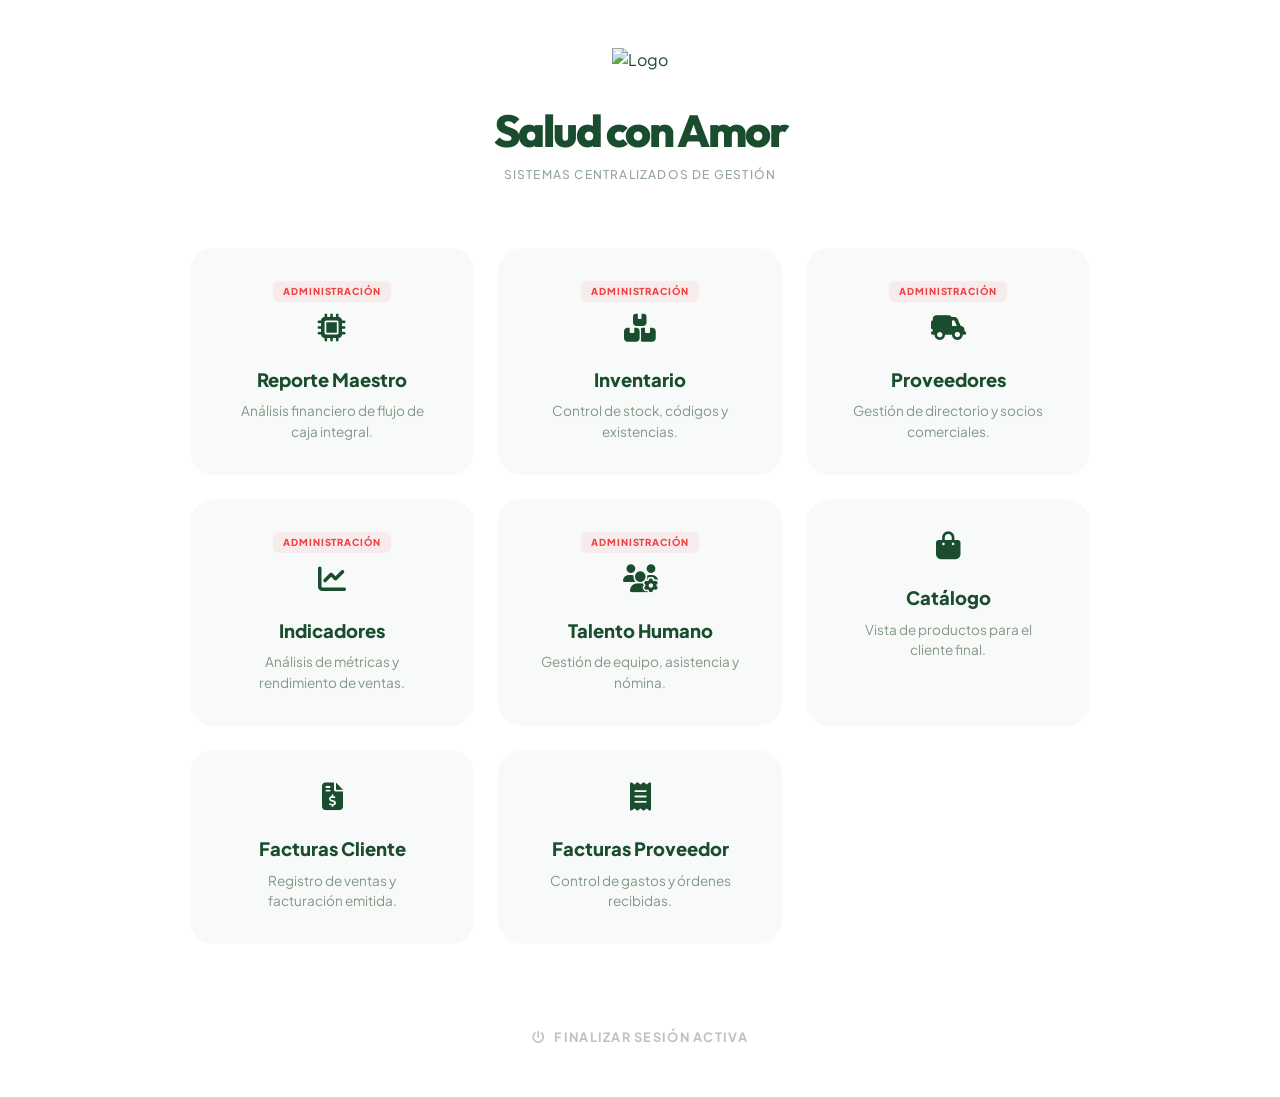
<file: Macrobiotica/src/main/resources/templates/index.html>
<!DOCTYPE html>
<html lang="es" xmlns:th="http://www.thymeleaf.org">

<head>
    <meta charset="UTF-8">
    <meta name="viewport" content="width=device-width, initial-scale=1.0">
    <title>Macrobiótica | Hub</title>

    <!-- Google Fonts -->
    <link href="https://fonts.googleapis.com/css2?family=Outfit:wght@300;400;600;800&family=Plus+Jakarta+Sans:wght@400;500;700&display=swap" rel="stylesheet">

    <!-- Icons -->
    <link href="https://cdnjs.cloudflare.com/ajax/libs/font-awesome/6.5.1/css/all.min.css" rel="stylesheet">

    <!-- Bootstrap 5 -->
    <link href="https://cdn.jsdelivr.net/npm/bootstrap@5.3.3/dist/css/bootstrap.min.css" rel="stylesheet">

    <!-- Global CSS -->
    <link rel="stylesheet" th:href="@{/css/macrobiotica.css}">

    <style>
        body {
            background-color: #ffffff;
            color: #1a4d2e;
            font-family: 'Plus Jakarta Sans', sans-serif;
            min-height: 100vh;
            display: flex;
            align-items: center;
            justify-content: center;
            padding: 3rem 1rem;
        }

        .minimal-hub {
            max-width: 900px;
            width: 100%;
            text-align: center;
        }

        .minimal-header {
            margin-bottom: 4rem;
        }

        .minimal-header h1 {
            font-family: 'Outfit', sans-serif;
            font-weight: 800;
            font-size: 2.8rem;
            letter-spacing: -0.05em;
            color: #1a4d2e;
            margin-bottom: 0.5rem;
        }

        .minimal-header p {
            color: #4f6f52;
            font-weight: 500;
            opacity: 0.6;
            letter-spacing: 0.1em;
            text-transform: uppercase;
            font-size: 0.75rem;
        }

        .minimal-grid {
            display: grid;
            grid-template-columns: repeat(auto-fit, minmax(260px, 1fr));
            gap: 1.5rem;
        }

        .minimal-card {
            background: #f8faf9;
            border-radius: 24px;
            padding: 2rem;
            text-decoration: none !important;
            transition: all 0.4s cubic-bezier(0.4, 0, 0.2, 1);
            border: 1px solid transparent;
            display: flex;
            flex-direction: column;
            align-items: center;
            position: relative;
        }

        .minimal-card:hover {
            background: #ffffff;
            border-color: #1a4d2e;
            transform: translateY(-8px);
            box-shadow: 0 30px 60px rgba(26, 77, 46, 0.08);
        }

        .minimal-card i {
            font-size: 1.75rem;
            color: #1a4d2e;
            margin-bottom: 1.5rem;
            transition: all 0.3s ease;
        }

        .minimal-card:hover i {
            color: #f5bd02;
            transform: scale(1.15);
        }

        .minimal-card span {
            font-weight: 800;
            font-size: 1.15rem;
            color: #1a4d2e;
            margin-bottom: 0.5rem;
        }

        .minimal-card small {
            font-size: 0.85rem;
            color: #4f6f52;
            opacity: 0.7;
            max-width: 200px;
            line-height: 1.5;
        }

        .admin-tag {
            font-size: 0.6rem;
            font-weight: 900;
            text-transform: uppercase;
            letter-spacing: 0.1em;
            color: #ef4444;
            margin-bottom: 0.75rem;
            background: rgba(239, 68, 68, 0.08);
            padding: 0.2rem 0.6rem;
            border-radius: 6px;
        }

        .logout-container {
            margin-top: 5rem;
        }

        .btn-minimal-logout {
            background: transparent;
            border: none;
            color: #4f6f52;
            font-weight: 700;
            font-size: 0.8rem;
            opacity: 0.4;
            transition: all 0.3s ease;
            text-transform: uppercase;
            letter-spacing: 0.1em;
        }

        .btn-minimal-logout:hover {
            opacity: 1;
            color: #ef4444;
            letter-spacing: 0.15em;
        }

        @keyframes revealHub {
            from { opacity: 0; transform: translateY(30px); }
            to { opacity: 1; transform: translateY(0); }
        }

        .minimal-hub {
            animation: revealHub 0.8s cubic-bezier(0.16, 1, 0.3, 1) forwards;
        }
    </style>
</head>

<body>

    <main class="minimal-hub">
        <!-- HEADER -->
        <header class="minimal-header">
            <img th:src="@{/images/image.png}" alt="Logo" style="width: 70px; margin-bottom: 2rem;">
            <h1>Salud con Amor</h1>
            <p>Sistemas Centralizados de Gestión</p>
        </header>

        <!-- GRID (Ordenado por Administración Primero) -->
        <div class="minimal-grid">
            
            <!-- 1. REPORTE MAESTRO (ADMIN) -->
            <a href="/reportes/ventas-facturacion" class="minimal-card">
                <div class="admin-tag">Administración</div>
                <i class="fas fa-microchip"></i>
                <span>Reporte Maestro</span>
                <small>Análisis financiero de flujo de caja integral.</small>
            </a>

            <!-- 2. INVENTARIO (ADMIN) -->
            <a href="/producto/inventario" class="minimal-card">
                <div class="admin-tag">Administración</div>
                <i class="fas fa-boxes-stacked"></i>
                <span>Inventario</span>
                <small>Control de stock, códigos y existencias.</small>
            </a>

            <!-- 3. PROVEEDORES (ADMIN) -->
            <a href="/provedores" class="minimal-card">
                <div class="admin-tag">Administración</div>
                <i class="fas fa-truck-field"></i>
                <span>Proveedores</span>
                <small>Gestión de directorio y socios comerciales.</small>
            </a>

             <!-- 4. INDICADORES (ADMIN)  -->
            <a href="/admin/ventas" class="minimal-card">
                <div class="admin-tag">Administración</div>
                <i class="fas fa-chart-line"></i>
                <span>Indicadores</span>
                <small>Análisis de métricas y rendimiento de ventas.</small>
            </a>

            <!-- 5. TALENTO (ADMIN) -->
            <a href="/admin/rrhh" class="minimal-card">
                <div class="admin-tag">Administración</div>
                <i class="fas fa-users-gear"></i>
                <span>Talento Humano</span>
                <small>Gestión de equipo, asistencia y nómina.</small>
            </a>

            <!-- 6. CATÁLOGO (PÚBLICO) -->
            <a href="/producto/listado" class="minimal-card">
                <i class="fas fa-shopping-bag"></i>
                <span>Catálogo</span>
                <small>Vista de productos para el cliente final.</small>
            </a>

            <!-- 7. FACTURACIÓN CLIENTE -->
            <a href="/facturas-cliente" class="minimal-card">
                <i class="fas fa-file-invoice-dollar"></i>
                <span>Facturas Cliente</span>
                <small>Registro de ventas y facturación emitida.</small>
            </a>

            <!-- 8. COMPRAS PROVEEDOR -->
            <a href="/facturas-proveedor" class="minimal-card">
                <i class="fas fa-receipt"></i>
                <span>Facturas Proveedor</span>
                <small>Control de gastos y órdenes recibidas.</small>
            </a>
        </div>

        <!-- FOOTER / LOGOUT -->
        <div class="logout-container">
            <form th:action="@{/logout}" method="post">
                <button type="submit" class="btn-minimal-logout">
                    <i class="fas fa-power-off me-2"></i>Finalizar Sesión Activa
                </button>
            </form>
        </div>
    </main>

    <!-- Bootstrap JS -->
    <script src="https://cdn.jsdelivr.net/npm/bootstrap@5.3.3/dist/js/bootstrap.bundle.min.js"></script>
</body>

</html>
</file>
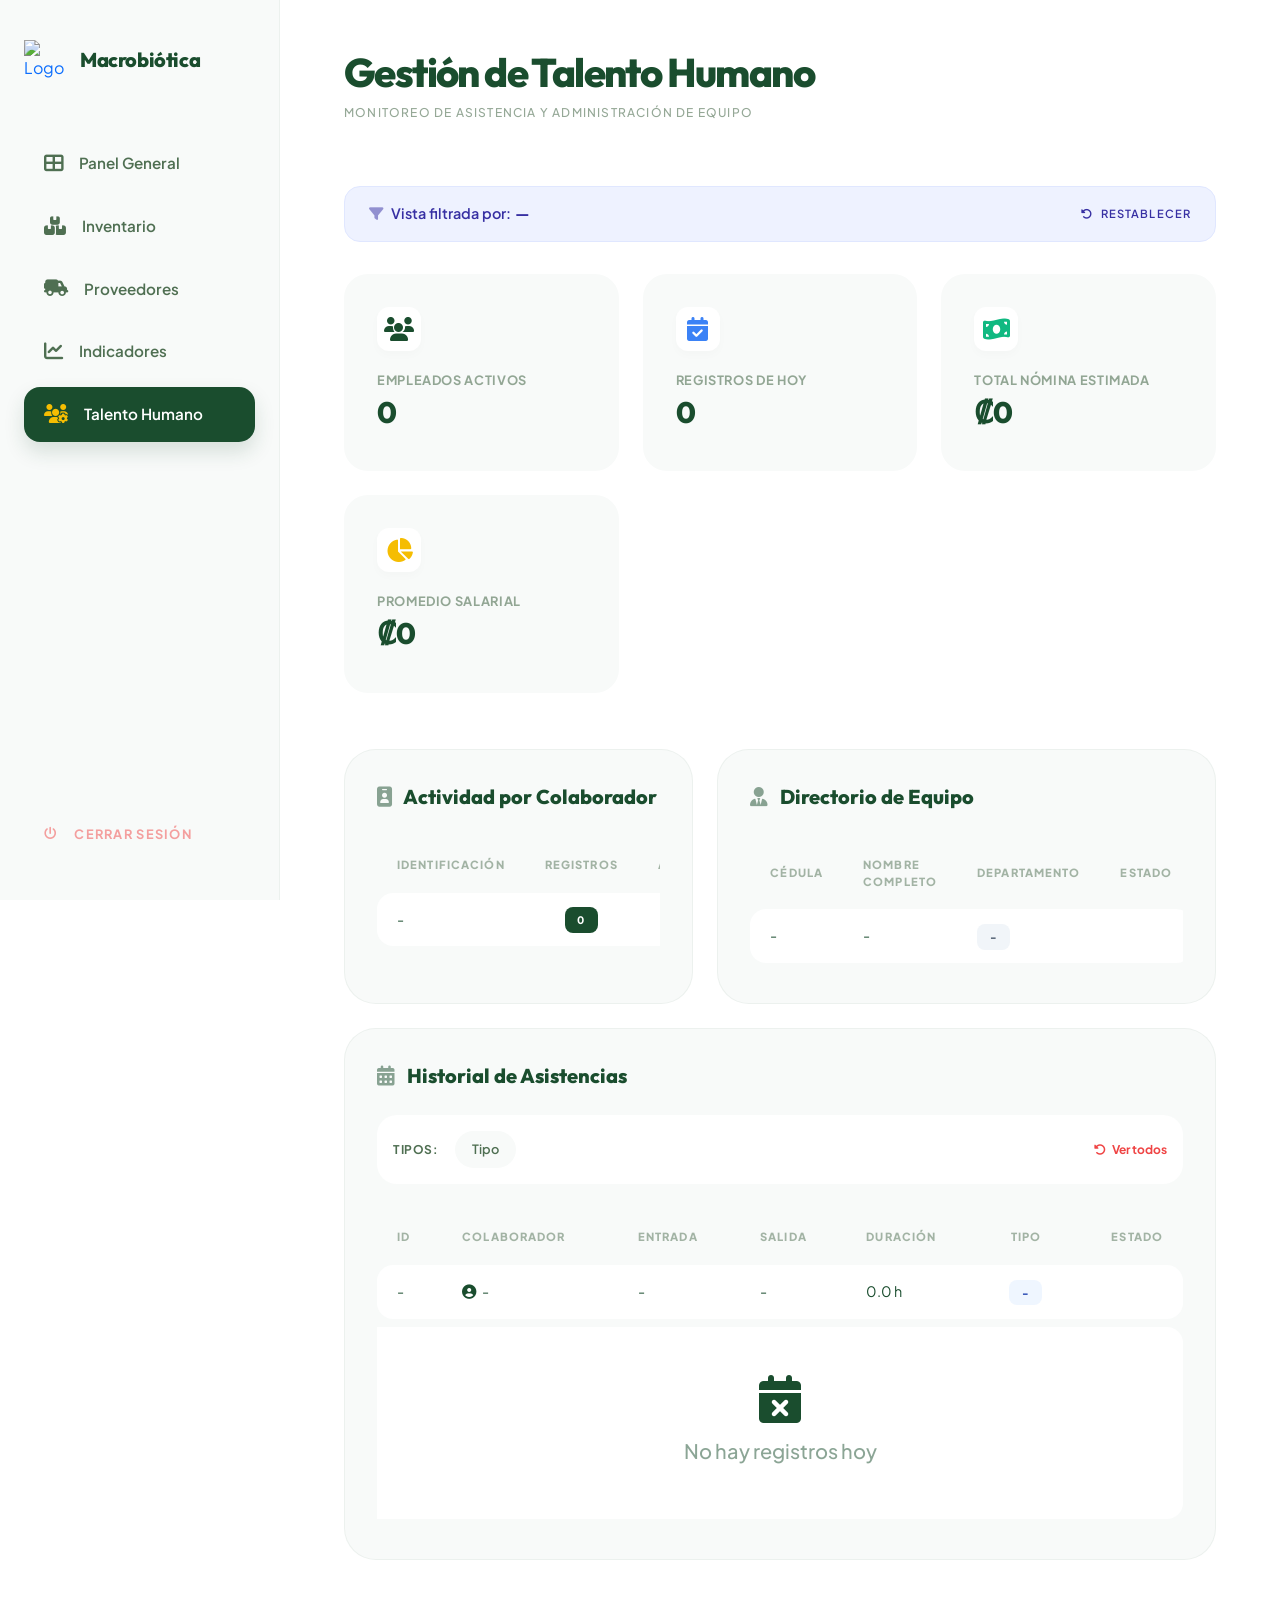
<file: Macrobiotica/src/main/resources/templates/admin-rrhh.html>
<!DOCTYPE html>
<html lang="es" xmlns:th="http://www.thymeleaf.org">

<head>
    <meta charset="UTF-8">
    <meta name="viewport" content="width=device-width, initial-scale=1.0">
    <title>Talento Humano | Salud con Amor</title>

    <!-- Google Fonts -->
    <link
        href="https://fonts.googleapis.com/css2?family=Outfit:wght@300;400;600;800&family=Plus+Jakarta+Sans:wght@400;500;700&display=swap"
        rel="stylesheet">

    <!-- Icons -->
    <link href="https://cdnjs.cloudflare.com/ajax/libs/font-awesome/6.5.1/css/all.min.css" rel="stylesheet">

    <!-- Bootstrap 5 -->
    <link href="https://cdn.jsdelivr.net/npm/bootstrap@5.3.3/dist/css/bootstrap.min.css" rel="stylesheet">

    <style>
        :root {
            --primary: #1a4d2e;
            --secondary: #4f6f52;
            --accent: #f5bd02;
            --bg-light: #f8faf9;
            --white: #ffffff;
            --danger: #ef4444;
            --success: #10b981;
            --info: #3b82f6;
            --transition: all 0.4s cubic-bezier(0.4, 0, 0.2, 1);
        }

        body {
            background-color: var(--white);
            color: var(--primary);
            font-family: 'Plus Jakarta Sans', sans-serif;
            min-height: 100vh;
            margin: 0;
            display: flex;
        }

        /* Side Navigation */
        .side-nav {
            width: 280px;
            background: var(--bg-light);
            border-right: 1px solid rgba(26, 77, 46, 0.05);
            height: 100vh;
            position: fixed;
            padding: 2.5rem 1.5rem;
            display: flex;
            flex-direction: column;
            z-index: 100;
        }

        .nav-brand {
            display: flex;
            align-items: center;
            gap: 1rem;
            margin-bottom: 3.5rem;
            text-decoration: none;
        }

        .nav-brand img {
            width: 40px;
        }

        .nav-brand span {
            font-family: 'Outfit', sans-serif;
            font-weight: 800;
            color: var(--primary);
            font-size: 1.25rem;
            letter-spacing: -0.02em;
        }

        .nav-list {
            list-style: none;
            padding: 0;
            margin: 0;
            flex-grow: 1;
        }

        .nav-item {
            margin-bottom: 0.5rem;
        }

        .nav-link-item {
            display: flex;
            align-items: center;
            gap: 1rem;
            padding: 1rem 1.25rem;
            border-radius: 16px;
            color: var(--secondary);
            text-decoration: none;
            font-weight: 600;
            font-size: 0.95rem;
            transition: var(--transition);
        }

        .nav-link-item i {
            font-size: 1.2rem;
            transition: var(--transition);
        }

        .nav-link-item:hover {
            background: var(--white);
            color: var(--primary);
            transform: translateX(5px);
        }

        .nav-link-item.active {
            background: var(--primary);
            color: var(--white);
            box-shadow: 0 10px 20px rgba(26, 77, 46, 0.15);
        }

        .nav-link-item.active i {
            color: var(--accent);
        }

        /* Content Area */
        .content-area {
            margin-left: 280px;
            flex-grow: 1;
            padding: 3rem 4rem;
            background: var(--white);
            width: calc(100% - 280px);
            animation: revealHub 0.8s cubic-bezier(0.16, 1, 0.3, 1) forwards;
        }

        .page-header {
            margin-bottom: 3rem;
            display: flex;
            justify-content: space-between;
            align-items: flex-end;
        }

        .header-info h1 {
            font-family: 'Outfit', sans-serif;
            font-weight: 800;
            font-size: 2.5rem;
            letter-spacing: -0.04em;
            margin-bottom: 0.5rem;
        }

        .header-info p {
            color: var(--secondary);
            font-weight: 500;
            opacity: 0.6;
            text-transform: uppercase;
            letter-spacing: 0.1em;
            font-size: 0.75rem;
        }

        /* KPI Section */
        .kpi-row {
            display: grid;
            grid-template-columns: repeat(auto-fit, minmax(240px, 1fr));
            gap: 1.5rem;
            margin-bottom: 3.5rem;
        }

        .kpi-box {
            background: var(--bg-light);
            border-radius: 24px;
            padding: 2rem;
            border: 1px solid transparent;
            transition: var(--transition);
            display: flex;
            flex-direction: column;
        }

        .kpi-box:hover {
            background: var(--white);
            border-color: var(--primary);
            transform: translateY(-5px);
            box-shadow: 0 20px 40px rgba(26, 77, 46, 0.05);
        }

        .kpi-icon {
            font-size: 1.5rem;
            margin-bottom: 1.25rem;
            width: 44px;
            height: 44px;
            background: var(--white);
            border-radius: 12px;
            display: flex;
            align-items: center;
            justify-content: center;
            color: var(--primary);
            box-shadow: 0 4px 10px rgba(0, 0, 0, 0.02);
        }

        .kpi-value {
            font-family: 'Outfit', sans-serif;
            font-weight: 800;
            font-size: 1.85rem;
            display: block;
            margin-bottom: 0.25rem;
            color: var(--primary);
        }

        .kpi-label {
            font-size: 0.8rem;
            font-weight: 700;
            color: var(--secondary);
            text-transform: uppercase;
            letter-spacing: 0.05em;
            opacity: 0.6;
        }

        /* Cards and Tables */
        .minimal-card {
            background: var(--bg-light);
            border-radius: 32px;
            padding: 2rem;
            border: 1px solid rgba(26, 77, 46, 0.05);
            margin-bottom: 2rem;
        }

        .card-title {
            font-family: 'Outfit', sans-serif;
            font-weight: 800;
            font-size: 1.25rem;
            margin-bottom: 1.5rem;
            color: var(--primary);
            display: flex;
            align-items: center;
            justify-content: space-between;
        }

        .custom-table {
            width: 100%;
            border-collapse: separate;
            border-spacing: 0 0.5rem;
        }

        .custom-table th {
            padding: 0.75rem 1.25rem;
            font-size: 0.7rem;
            font-weight: 800;
            text-transform: uppercase;
            letter-spacing: 0.1em;
            color: var(--secondary);
            opacity: 0.5;
            border: none;
        }

        .custom-table td {
            padding: 1rem 1.25rem;
            background: var(--white);
            border: none;
            vertical-align: middle;
            font-size: 0.9rem;
        }

        .custom-table td:first-child {
            border-radius: 16px 0 0 16px;
        }

        .custom-table td:last-child {
            border-radius: 0 16px 16px 0;
        }

        .custom-table tbody tr {
            transition: var(--transition);
        }

        .custom-table tbody tr:hover td {
            background: #f0f4f2;
        }

        /* Badges */
        .badge-pill {
            font-size: 0.65rem;
            font-weight: 800;
            text-transform: uppercase;
            letter-spacing: 0.05em;
            padding: 0.4rem 0.8rem;
            border-radius: 8px;
        }

        .badge-active {
            background: #f0fdf4;
            color: #166534;
        }

        .badge-inactive {
            background: #fef2f2;
            color: #991b1b;
        }

        .badge-count {
            background: var(--primary);
            color: var(--white);
        }

        .btn-filter-sm {
            background: var(--bg-light);
            color: var(--primary);
            border: none;
            padding: 0.4rem 1rem;
            border-radius: 10px;
            font-weight: 700;
            font-size: 0.75rem;
            text-decoration: none;
            transition: var(--transition);
        }

        .btn-filter-sm:hover {
            background: var(--primary);
            color: var(--white);
        }

        /* Filter bar */
        .filter-toolbar {
            display: flex;
            align-items: center;
            gap: 1rem;
            margin-bottom: 1.5rem;
            padding: 1rem;
            background: var(--white);
            border-radius: 20px;
            flex-wrap: wrap;
        }

        .filter-label {
            font-weight: 700;
            font-size: 0.75rem;
            color: var(--secondary);
            text-transform: uppercase;
            letter-spacing: 0.05em;
        }

        .tag-filter {
            background: var(--bg-light);
            color: var(--secondary);
            padding: 0.5rem 1rem;
            border-radius: 99px;
            font-size: 0.8rem;
            font-weight: 600;
            text-decoration: none;
            transition: var(--transition);
            border: 1px solid transparent;
        }

        .tag-filter:hover {
            border-color: var(--primary);
            color: var(--primary);
            background: var(--white);
        }

        .tag-reset {
            color: var(--danger);
            font-weight: 700;
            font-size: 0.75rem;
            text-decoration: none;
            margin-left: auto;
        }

        .btn-logout {
            margin-top: auto;
            background: transparent;
            border: none;
            color: var(--danger);
            font-weight: 700;
            font-size: 0.8rem;
            opacity: 0.5;
            transition: var(--transition);
            text-transform: uppercase;
            letter-spacing: 0.1em;
            text-align: left;
            padding: 1rem 1.25rem;
            display: flex;
            align-items: center;
            gap: 1rem;
        }

        .btn-logout:hover {
            opacity: 1;
            transform: translateX(5px);
        }

        @keyframes revealHub {
            from {
                opacity: 0;
                transform: translateY(30px);
            }

            to {
                opacity: 1;
                transform: translateY(0);
            }
        }

        @media (max-width: 1200px) {
            .side-nav {
                width: 80px;
                padding: 2rem 1rem;
            }

            .nav-brand span,
            .nav-link-item span,
            .btn-logout span {
                display: none;
            }

            .content-area {
                margin-left: 80px;
                padding: 2rem;
                width: calc(100% - 80px);
            }
        }

        .alert-filter {
            background: #eef2ff;
            border: 1px solid #e0e7ff;
            color: #3730a3;
            border-radius: 16px;
            padding: 1rem 1.5rem;
            margin-bottom: 2rem;
            display: flex;
            align-items: center;
            font-weight: 600;
            font-size: 0.9rem;
        }
    </style>
</head>

<body>

    <!-- SIDE NAVIGATION -->
    <nav class="side-nav">
        <a href="/" class="nav-brand">
            <img th:src="@{/images/image.png}" alt="Logo">
            <span>Macrobiótica</span>
        </a>

        <ul class="nav-list">
            <li class="nav-item">
                <a href="/" class="nav-link-item">
                    <i class="fas fa-th-large"></i>
                    <span>Panel General</span>
                </a>
            </li>
            <li class="nav-item">
                <a href="/producto/inventario" class="nav-link-item">
                    <i class="fas fa-boxes-stacked"></i>
                    <span>Inventario</span>
                </a>
            </li>
            <li class="nav-item">
                <a href="/provedores" class="nav-link-item">
                    <i class="fas fa-truck-field"></i>
                    <span>Proveedores</span>
                </a>
            </li>
            <li class="nav-item">
                <a href="/admin/ventas" class="nav-link-item">
                    <i class="fas fa-chart-line"></i>
                    <span>Indicadores</span>
                </a>
            </li>
            <li class="nav-item">
                <a href="/admin/rrhh" class="nav-link-item active">
                    <i class="fas fa-users-gear"></i>
                    <span>Talento Humano</span>
                </a>
            </li>
        </ul>

        <form th:action="@{/logout}" method="post">
            <button type="submit" class="btn-logout">
                <i class="fas fa-power-off"></i>
                <span>Cerrar Sesión</span>
            </button>
        </form>
    </nav>

    <!-- CONTENT AREA -->
    <main class="content-area">

        <header class="page-header">
            <div class="header-info">
                <h1>Gestión de Talento Humano</h1>
                <p>Monitoreo de asistencia y administración de equipo</p>
            </div>
        </header>

        <!-- Alerta de filtro activo -->
        <div th:if="${filtroActivo}" class="alert-filter">
            <i class="fas fa-filter me-2 opacity-50"></i>
            Vista filtrada por: <strong class="ms-1" th:text="${filtroActivo}">—</strong>
            <a th:href="@{/admin/rrhh}" class="ms-auto text-decoration-none fw-800"
                style="color: inherit; font-size: 0.7rem; text-transform: uppercase; letter-spacing: 0.1em;">
                <i class="fas fa-rotate-left me-1"></i> Restablecer
            </a>
        </div>

        <!-- ══ KPIs ══ -->
        <div class="kpi-row">
            <div class="kpi-box">
                <div class="kpi-icon"><i class="fas fa-users"></i></div>
                <span class="kpi-label">Empleados Activos</span>
                <span class="kpi-value" th:text="${totalEmpleados}">0</span>
            </div>
            <div class="kpi-box">
                <div class="kpi-icon" style="color: var(--info);"><i class="fas fa-calendar-check"></i></div>
                <span class="kpi-label">Registros de Hoy</span>
                <span class="kpi-value" th:text="${totalRegistros}">0</span>
            </div>
            <div class="kpi-box">
                <div class="kpi-icon" style="color: var(--success);"><i class="fas fa-money-bill-wave"></i></div>
                <span class="kpi-label">Total Nómina Estimada</span>
                <span class="kpi-value"
                    th:text="'₡' + ${#numbers.formatDecimal(totalNomina, 1, 'COMMA', 0, 'POINT')}">₡0</span>
            </div>
            <div class="kpi-box">
                <div class="kpi-icon" style="color: var(--accent);"><i class="fas fa-chart-pie"></i></div>
                <span class="kpi-label">Promedio Salarial</span>
                <span class="kpi-value"
                    th:text="'₡' + ${#numbers.formatDecimal(promedioSalario, 1, 'COMMA', 0, 'POINT')}">₡0</span>
            </div>
        </div>

        <div class="row g-4 mb-4">
            <!-- Asistencias por empleado -->
            <div class="col-lg-5">
                <div class="minimal-card h-100 mb-0">
                    <div class="card-title">
                        <span><i class="fas fa-id-badge me-2 opacity-50"></i> Actividad por Colaborador</span>
                    </div>
                    <div class="table-responsive">
                        <table class="custom-table">
                            <thead>
                                <tr>
                                    <th>Identificación</th>
                                    <th class="text-center">Registros</th>
                                    <th class="text-end">Acción</th>
                                </tr>
                            </thead>
                            <tbody>
                                <tr th:each="fila : ${registrosPorEmpleado}">
                                    <td class="fw-700" th:text="${fila[0]}">-</td>
                                    <td class="text-center">
                                        <span class="badge-pill badge-count" th:text="${fila[1]}">0</span>
                                    </td>
                                    <td class="text-end">
                                        <a th:href="@{/admin/rrhh/empleado/{c}(c=${fila[0]})}" class="btn-filter-sm">
                                            <i class="fas fa-search"></i>
                                        </a>
                                    </td>
                                </tr>
                            </tbody>
                        </table>
                    </div>
                </div>
            </div>

            <!-- Lista de empleados -->
            <div class="col-lg-7">
                <div class="minimal-card h-100 mb-0">
                    <div class="card-title">
                        <span><i class="fas fa-user-tie me-2 opacity-50"></i> Directorio de Equipo</span>
                        <span class="fw-800 opacity-40" style="font-size: 0.7rem;"
                            th:text="${totalEmpleados} + ' TOTALES'"></span>
                    </div>
                    <div class="table-responsive">
                        <table class="custom-table">
                            <thead>
                                <tr>
                                    <th>Cédula</th>
                                    <th>Nombre Completo</th>
                                    <th>Departamento</th>
                                    <th class="text-end">Estado</th>
                                </tr>
                            </thead>
                            <tbody>
                                <tr th:each="emp : ${empleados}">
                                    <td class="fw-800 opacity-60" th:text="${emp.cedula}">-</td>
                                    <td class="fw-700" th:text="${emp.nombre + ' ' + (emp.apellidoPaterno ?: '')}">-
                                    </td>
                                    <td>
                                        <span class="badge-pill" style="background: #f1f5f9; color: #475569;"
                                            th:text="${emp.idDepartamento}">-</span>
                                    </td>
                                    <td class="text-end">
                                        <span class="badge-pill"
                                            th:classappend="${emp.idEstado == 1} ? 'badge-active' : 'badge-inactive'"
                                            th:text="${emp.idEstado == 1} ? 'ACTIVO' : 'INACTIVO'"></span>
                                    </td>
                                </tr>
                            </tbody>
                        </table>
                    </div>
                </div>
            </div>
        </div>

        <!-- ══ TABLA PRINCIPAL DE ASISTENCIA ══ -->
        <div class="minimal-card">
            <div class="card-title">
                <span><i class="fas fa-calendar-alt me-2 opacity-50"></i> Historial de Asistencias</span>
            </div>

            <!-- Filtros rápidos -->
            <div class="filter-toolbar">
                <span class="filter-label">Tipos:</span>
                <a th:each="tipo : ${tipos}" th:href="@{/admin/rrhh/tipo/{id}(id=${tipo.idTipoAsistencia})}"
                    class="tag-filter" th:text="${tipo.nombre}">Tipo</a>
                <a th:href="@{/admin/rrhh}" class="tag-reset"><i class="fas fa-rotate-left me-1"></i> Ver todos</a>
            </div>

            <div class="table-responsive">
                <table class="custom-table">
                    <thead>
                        <tr>
                            <th>ID</th>
                            <th>Colaborador</th>
                            <th>Entrada</th>
                            <th>Salida</th>
                            <th>Duración</th>
                            <th class="text-center">Tipo</th>
                            <th class="text-end">Estado</th>
                        </tr>
                    </thead>
                    <tbody>
                        <tr th:each="a : ${asistencias}">
                            <td class="fw-800 opacity-40" th:text="${a.idAsistencia}">-</td>
                            <td class="fw-700">
                                <i class="fas fa-user-circle me-1 opacity-20"></i>
                                <span th:text="${a.cedula}">-</span>
                            </td>
                            <td>
                                <span class="opacity-70"
                                    th:text="${a.entrada != null ? #dates.format(a.entrada, 'dd/MM/yyyy HH:mm') : '-'}">-</span>
                            </td>
                            <td>
                                <span class="opacity-70"
                                    th:text="${a.salida != null ? #dates.format(a.salida, 'dd/MM/yyyy HH:mm') : '-'}">-</span>
                            </td>
                            <td class="fw-700">
                                <span th:if="${a.entrada != null and a.salida != null}"
                                    th:text="${#numbers.formatDecimal((a.salida.time - a.entrada.time) / 3600000.0, 1, 'POINT', 1, 'POINT') + ' h'}">
                                    0.0 h
                                </span>
                            </td>
                            <td class="text-center">
                                <span class="badge-pill" style="background: #eff6ff; color: #1e40af;"
                                    th:text="${a.idTipoAsistencia}">-</span>
                            </td>
                            <td class="text-end">
                                <span class="badge-pill"
                                    th:classappend="${a.idEstado == 1} ? 'badge-active' : 'badge-inactive'"
                                    th:text="${a.idEstado == 1} ? 'OK' : 'ERR'"></span>
                            </td>
                        </tr>
                        <tr th:if="${asistencias.empty}">
                            <td colspan="7" class="text-center py-5">
                                <i class="fas fa-calendar-xmark mb-3 opacity-20" style="font-size: 3rem;"></i>
                                <h5 class="opacity-50">No hay registros hoy</h5>
                            </td>
                        </tr>
                    </tbody>
                </table>
            </div>
        </div>

    </main>

    <!-- Scripts -->
    <script src="https://cdn.jsdelivr.net/npm/bootstrap@5.3.3/dist/js/bootstrap.bundle.min.js"></script>
</body>

</html>
</file>
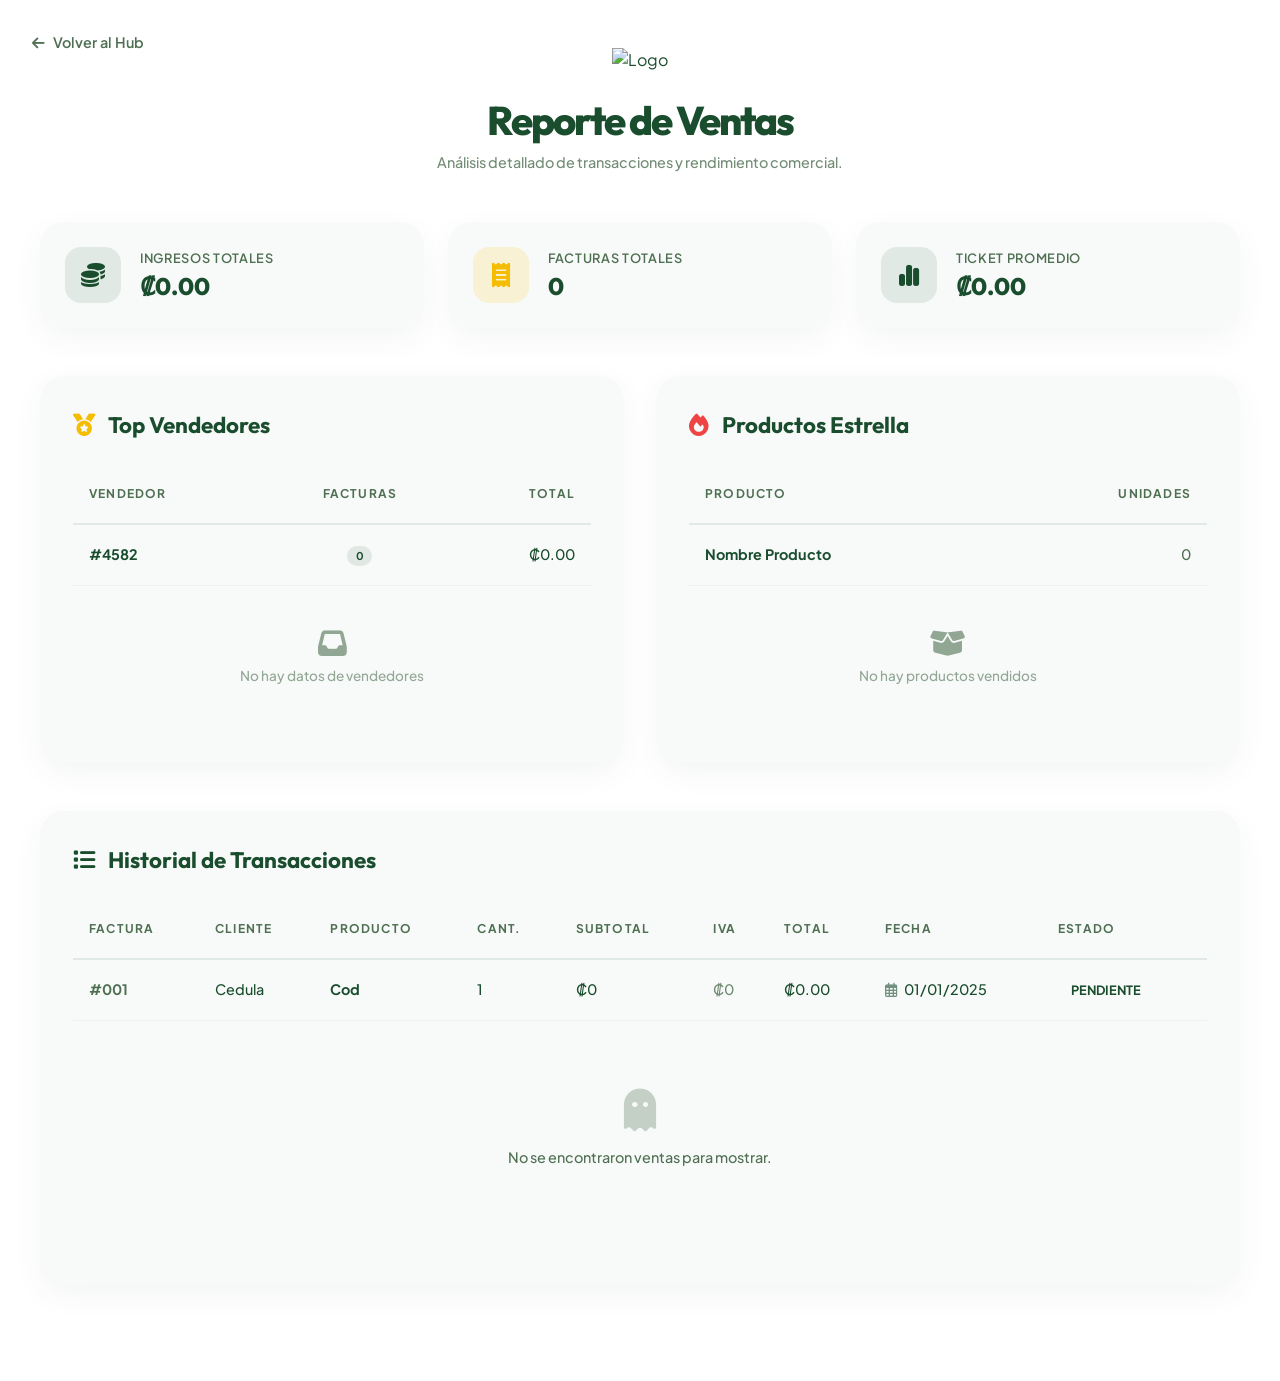
<file: Macrobiotica/src/main/resources/templates/admin-ventas.html>
<!DOCTYPE html>
<html lang="es" xmlns:th="http://www.thymeleaf.org">

<head>
    <meta charset="UTF-8">
    <meta name="viewport" content="width=device-width, initial-scale=1.0">
    <title>Panel de Ventas - Admin | Salud con Amor</title>

    <!-- Google Fonts -->
    <link href="https://fonts.googleapis.com/css2?family=Outfit:wght@300;400;600;800&family=Plus+Jakarta+Sans:wght@400;500;700&display=swap" rel="stylesheet">

    <!-- Icons -->
    <link href="https://cdnjs.cloudflare.com/ajax/libs/font-awesome/6.5.1/css/all.min.css" rel="stylesheet">

    <!-- Bootstrap 5 -->
    <link href="https://cdn.jsdelivr.net/npm/bootstrap@5.3.3/dist/css/bootstrap.min.css" rel="stylesheet">

    <style>
        body {
            background-color: #ffffff;
            color: #1a4d2e;
            font-family: 'Plus Jakarta Sans', sans-serif;
            min-height: 100vh;
            padding: 3rem 1rem;
            overflow-x: hidden;
        }

        .minimal-hub {
            max-width: 1200px;
            margin: 0 auto;
            width: 100%;
        }

        .header-actions {
            position: absolute;
            top: 2rem;
            left: 2rem;
        }

        .btn-back {
            color: #4f6f52;
            text-decoration: none;
            font-weight: 600;
            font-size: 0.9rem;
            display: flex;
            align-items: center;
            gap: 0.5rem;
            transition: all 0.3s ease;
        }

        .btn-back:hover {
            color: #1a4d2e;
            transform: translateX(-5px);
        }

        .minimal-header {
            text-align: center;
            margin-bottom: 3rem;
        }

        .minimal-header h1 {
            font-family: 'Outfit', sans-serif;
            font-weight: 800;
            font-size: 2.5rem;
            letter-spacing: -0.05em;
            color: #1a4d2e;
            margin-bottom: 0.5rem;
        }

        .minimal-header p {
            color: #4f6f52;
            font-weight: 500;
            opacity: 0.8;
            font-size: 0.9rem;
        }

        /* KPI GRID */
        .stats-grid {
            display: grid;
            grid-template-columns: repeat(auto-fit, minmax(260px, 1fr));
            gap: 1.5rem;
            margin-bottom: 3rem;
        }

        .stat-card {
            background: #f8faf9;
            padding: 1.5rem;
            border-radius: 24px;
            border: 1px solid transparent;
            box-shadow: 0 10px 30px rgba(26, 77, 46, 0.05);
            display: flex;
            align-items: center;
            gap: 1.2rem;
            transition: all 0.3s ease;
        }

        .stat-card:hover {
            transform: translateY(-5px);
            box-shadow: 0 15px 35px rgba(26, 77, 46, 0.1);
        }

        .stat-icon {
            width: 56px;
            height: 56px;
            border-radius: 16px;
            display: flex;
            align-items: center;
            justify-content: center;
            font-size: 1.5rem;
            background-color: rgba(26, 77, 46, 0.1);
            color: #1a4d2e;
        }

        .stat-icon.highlight {
            background-color: rgba(245, 189, 2, 0.15);
            color: #f5bd02;
        }

        .stat-card .small {
            font-size: 0.8rem;
            font-weight: 600;
            color: #4f6f52;
            text-transform: uppercase;
            letter-spacing: 0.05em;
            margin-bottom: 0.25rem;
        }

        .stat-card .h4 {
            font-family: 'Outfit', sans-serif;
            color: #1a4d2e;
            font-weight: 800;
        }

        /* Summary Sections */
        .summary-grid {
            display: grid;
            grid-template-columns: 1fr 1fr;
            gap: 2rem;
            margin-bottom: 3rem;
        }

        @media (max-width: 768px) {
            .summary-grid {
                grid-template-columns: 1fr;
            }
        }

        .glass-card {
            background: #f8faf9;
            border-radius: 24px;
            padding: 2rem;
            border: 1px solid transparent;
            box-shadow: 0 10px 30px rgba(26, 77, 46, 0.05);
            transition: all 0.3s ease;
        }

        .glass-card:hover {
            box-shadow: 0 15px 35px rgba(26, 77, 46, 0.08);
        }

        .card-title {
            font-family: 'Outfit', sans-serif;
            font-weight: 700;
            color: #1a4d2e;
            font-size: 1.4rem;
            margin-bottom: 1.5rem;
            display: flex;
            align-items: center;
            gap: 0.8rem;
        }

        /* Custom Table */
        .table-custom {
            margin: 0;
            width: 100%;
        }

        .table-custom thead th {
            background-color: transparent;
            color: #4f6f52;
            font-weight: 700;
            text-transform: uppercase;
            font-size: 0.75rem;
            letter-spacing: 0.1em;
            padding: 1.2rem 1rem;
            border-bottom: 2px solid rgba(26, 77, 46, 0.1);
        }

        .table-custom tbody td {
            padding: 1.2rem 1rem;
            vertical-align: middle;
            color: #1a4d2e;
            border-bottom: 1px solid rgba(26, 77, 46, 0.05);
            font-weight: 500;
            font-size: 0.9rem;
        }

        .table-custom tbody tr {
            transition: background-color 0.2s ease, transform 0.2s ease;
        }

        .table-custom tbody tr:hover {
            background-color: #ffffff;
            transform: scale(1.01);
            box-shadow: 0 5px 15px rgba(26, 77, 46, 0.05);
            border-radius: 12px;
        }

        .table-custom tbody tr:last-child td {
            border-bottom: none;
        }

        .amount-badge {
            font-weight: 800;
            color: #1a4d2e;
        }

        .status-pill {
            padding: 0.35rem 0.8rem;
            border-radius: 8px;
            font-size: 0.8rem;
            font-weight: 700;
        }

        .pill-pagado {
            background-color: rgba(26, 77, 46, 0.1);
            color: #1a4d2e;
        }

        .pill-pendiente {
            background-color: rgba(245, 189, 2, 0.15);
            color: #f5bd02;
        }

        .badge-count {
            background-color: rgba(26, 77, 46, 0.1);
            color: #1a4d2e;
            padding: 0.4em 0.8em;
        }

        /* Animations */
        @keyframes revealHub {
            from { opacity: 0; transform: translateY(30px); }
            to { opacity: 1; transform: translateY(0); }
        }

        .reveal {
            animation: revealHub 0.8s cubic-bezier(0.16, 1, 0.3, 1) forwards;
            opacity: 0;
            animation-fill-mode: both;
        }

    </style>
</head>

<body>

    <div class="header-actions">
        <a href="/" class="btn-back"><i class="fas fa-arrow-left"></i> Volver al Hub</a>
    </div>

    <main class="minimal-hub">

        <!-- HEADER -->
        <header class="minimal-header reveal" style="animation-delay: 0.1s;">
            <img th:src="@{/images/image.png}" alt="Logo" style="width: 70px; margin-bottom: 1.5rem;">
            <h1>Reporte de Ventas</h1>
            <p>Análisis detallado de transacciones y rendimiento comercial.</p>
        </header>

        <!-- KPI GRID -->
        <div class="stats-grid reveal" style="animation-delay: 0.2s;">
            <div class="stat-card">
                <div class="stat-icon">
                    <i class="fas fa-coins"></i>
                </div>
                <div>
                    <div class="small">Ingresos Totales</div>
                    <div class="h4 m-0"
                        th:text="'₡' + ${#numbers.formatDecimal(totalVentas, 1, 'COMMA', 2, 'POINT')}">₡0.00</div>
                </div>
            </div>
            <div class="stat-card">
                <div class="stat-icon highlight">
                    <i class="fas fa-receipt"></i>
                </div>
                <div>
                    <div class="small">Facturas Totales</div>
                    <div class="h4 m-0" th:text="${cantidadFacturas}">0</div>
                </div>
            </div>
            <div class="stat-card">
                <div class="stat-icon">
                    <i class="fas fa-chart-simple"></i>
                </div>
                <div>
                    <div class="small">Ticket Promedio</div>
                    <div class="h4 m-0"
                        th:text="'₡' + ${#numbers.formatDecimal(promedioVenta, 1, 'COMMA', 2, 'POINT')}">₡0.00</div>
                </div>
            </div>
        </div>

        <!-- SUMMARY ROW -->
        <div class="summary-grid reveal" style="animation-delay: 0.3s;">
            <!-- Vendedores -->
            <div class="glass-card">
                <div class="card-title">
                    <i class="fas fa-medal" style="color: #f5bd02;"></i> Top Vendedores
                </div>
                <div class="table-responsive">
                    <table class="table-custom">
                        <thead>
                            <tr>
                                <th>Vendedor</th>
                                <th class="text-center">Facturas</th>
                                <th class="text-end">Total</th>
                            </tr>
                        </thead>
                        <tbody>
                            <tr th:each="fila : ${ventasPorVendedor}">
                                <td class="fw-bold" th:text="${fila[0]}">#4582</td>
                                <td class="text-center">
                                    <span class="badge rounded-pill badge-count" th:text="${fila[1]}">0</span>
                                </td>
                                <td class="text-end amount-badge"
                                    th:text="'₡' + ${#numbers.formatDecimal(fila[2], 1, 'COMMA', 2, 'POINT')}">₡0.00
                                </td>
                            </tr>
                            <tr th:if="${#lists.isEmpty(ventasPorVendedor)}">
                                <td colspan="3">
                                    <div class="text-center py-4" style="color: #4f6f52; opacity: 0.6;">
                                        <i class="fas fa-inbox fa-2x mb-2"></i>
                                        <p class="mb-0" style="font-size: 0.85rem;">No hay datos de vendedores</p>
                                    </div>
                                </td>
                            </tr>
                        </tbody>
                    </table>
                </div>
            </div>

            <!-- Productos -->
            <div class="glass-card">
                <div class="card-title">
                    <i class="fas fa-fire" style="color: #ef4444;"></i> Productos Estrella
                </div>
                <div class="table-responsive">
                    <table class="table-custom">
                        <thead>
                            <tr>
                                <th>Producto</th>
                                <th class="text-end">Unidades</th>
                            </tr>
                        </thead>
                        <tbody>
                            <tr th:each="fila : ${productosMasVendidos}">
                                <td class="fw-bold" th:text="${fila[0]}">Nombre Producto</td>
                                <td class="text-end amount-badge" style="color: #4f6f52;" th:text="${fila[1]}">0</td>
                            </tr>
                            <tr th:if="${#lists.isEmpty(productosMasVendidos)}">
                                <td colspan="2">
                                    <div class="text-center py-4" style="color: #4f6f52; opacity: 0.6;">
                                        <i class="fas fa-box-open fa-2x mb-2"></i>
                                        <p class="mb-0" style="font-size: 0.85rem;">No hay productos vendidos</p>
                                    </div>
                                </td>
                            </tr>
                        </tbody>
                    </table>
                </div>
            </div>
        </div>

        <!-- MAIN TABLE -->
        <div class="glass-card mb-5 reveal" style="animation-delay: 0.4s;">
            <div class="card-title mb-4">
                <i class="fas fa-list"></i> Historial de Transacciones
            </div>
            
            <div class="table-responsive">
                <table class="table-custom">
                    <thead>
                        <tr>
                            <th>Factura</th>
                            <th>Cliente</th>
                            <th>Producto</th>
                            <th>Cant.</th>
                            <th>Subtotal</th>
                            <th>IVA</th>
                            <th>Total</th>
                            <th>Fecha</th>
                            <th>Estado</th>
                        </tr>
                    </thead>
                    <tbody>
                        <tr th:each="v : ${ventas}">
                            <td><span class="fw-bold" style="color: #4f6f52;" th:text="'#' + ${v.numeroFactura}">#001</span></td>
                            <td th:text="${v.cedulaCliente}">Cedula</td>
                            <td class="fw-bold" th:text="${v.codigoProducto}">Cod</td>
                            <td th:text="${v.cantidadProducto}">1</td>
                            <td th:text="'₡' + ${v.subtotal}">₡0</td>
                            <td style="color: #4f6f52; opacity: 0.8;" th:text="'₡' + ${v.iva}">₡0</td>
                            <td class="amount-badge"
                                th:text="'₡' + ${#numbers.formatDecimal(v.total, 1, 'COMMA', 2, 'POINT')}">₡0.00</td>
                            <td>
                                <span><i class="far fa-calendar-alt me-1" style="opacity: 0.6;"></i> <span th:text="${v.fechaEmision != null ? #dates.format(v.fechaEmision, 'dd/MM/yyyy') : '-'}">01/01/2025</span></span>
                            </td>
                            <td>
                                <span class="status-pill"
                                    th:classappend="${v.idEstado == 1 ? 'pill-pagado' : 'pill-pendiente'}"
                                    th:text="${v.idEstado == 1 ? 'PAGADO' : 'PENDIENTE'}">PENDIENTE</span>
                            </td>
                        </tr>
                        <tr th:if="${#lists.isEmpty(ventas)}">
                            <td colspan="9">
                                <div class="text-center py-5" style="color: #4f6f52;">
                                    <i class="fas fa-ghost fa-3x mb-3" style="opacity: 0.3;"></i>
                                    <p>No se encontraron ventas para mostrar.</p>
                                </div>
                            </td>
                        </tr>
                    </tbody>
                </table>
            </div>
        </div>

    </main>

    <script src="https://cdn.jsdelivr.net/npm/bootstrap@5.3.3/dist/js/bootstrap.bundle.min.js"></script>
</body>

</html>
</file>
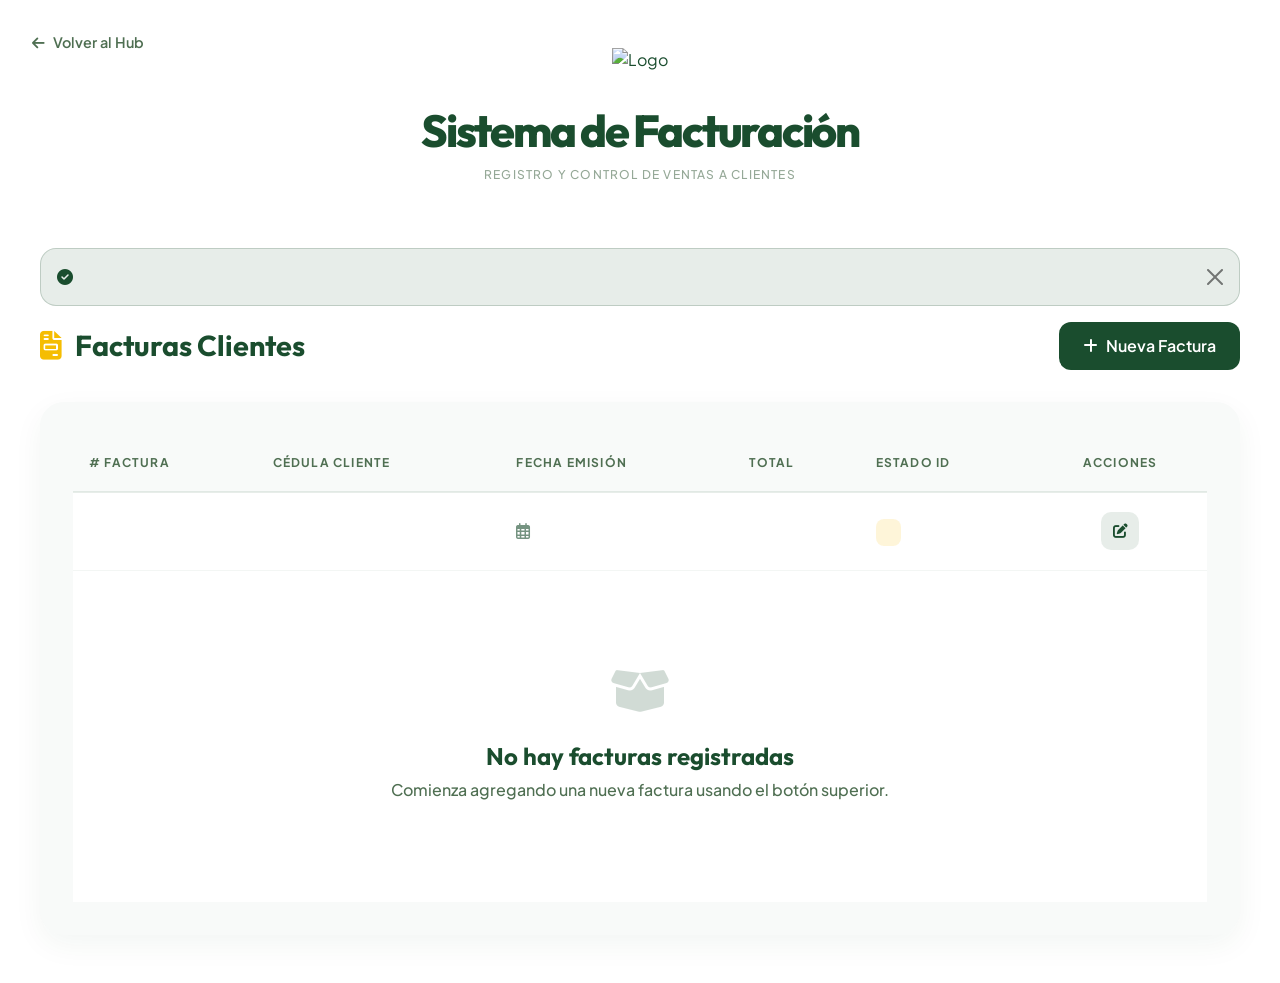
<file: Macrobiotica/src/main/resources/templates/facturas-cliente.html>
<!DOCTYPE html>
<html lang="es" xmlns:th="http://www.thymeleaf.org">

<head>
    <meta charset="UTF-8">
    <meta name="viewport" content="width=device-width, initial-scale=1.0">
    <title>Facturas Clientes - Salud con Amor</title>

    <!-- Google Fonts -->
    <link href="https://fonts.googleapis.com/css2?family=Outfit:wght@300;400;600;800&family=Plus+Jakarta+Sans:wght@400;500;700&display=swap" rel="stylesheet">

    <!-- Icons -->
    <link href="https://cdnjs.cloudflare.com/ajax/libs/font-awesome/6.5.1/css/all.min.css" rel="stylesheet">

    <!-- Bootstrap 5 -->
    <link href="https://cdn.jsdelivr.net/npm/bootstrap@5.3.3/dist/css/bootstrap.min.css" rel="stylesheet">

    <!-- Global CSS -->
    <link rel="stylesheet" th:href="@{/css/macrobiotica.css}">

    <style>
        body {
            background-color: #ffffff;
            color: #1a4d2e;
            font-family: 'Plus Jakarta Sans', sans-serif;
            min-height: 100vh;
            padding: 3rem 1rem;
        }

        .minimal-hub {
            max-width: 1200px;
            margin: 0 auto;
            width: 100%;
        }

        .header-actions {
            position: absolute;
            top: 2rem;
            left: 2rem;
        }

        .btn-back {
            color: #4f6f52;
            text-decoration: none;
            font-weight: 600;
            font-size: 0.9rem;
            display: flex;
            align-items: center;
            gap: 0.5rem;
            transition: all 0.3s ease;
        }

        .btn-back:hover {
            color: #1a4d2e;
            transform: translateX(-5px);
        }

        .minimal-header {
            text-align: center;
            margin-bottom: 4rem;
        }

        .minimal-header h1 {
            font-family: 'Outfit', sans-serif;
            font-weight: 800;
            font-size: 2.8rem;
            letter-spacing: -0.05em;
            color: #1a4d2e;
            margin-bottom: 0.5rem;
        }

        .minimal-header p {
            color: #4f6f52;
            font-weight: 500;
            opacity: 0.6;
            letter-spacing: 0.1em;
            text-transform: uppercase;
            font-size: 0.75rem;
        }

        .header-section {
            display: flex;
            justify-content: space-between;
            align-items: center;
            margin-bottom: 2rem;
        }

        .header-section h2 {
            font-family: 'Outfit', sans-serif;
            font-weight: 700;
            font-size: 1.8rem;
            color: #1a4d2e;
            margin: 0;
        }

        .btn-premium {
            background-color: #1a4d2e;
            color: #ffffff;
            border: none;
            padding: 0.75rem 1.5rem;
            border-radius: 12px;
            font-weight: 600;
            font-family: 'Plus Jakarta Sans', sans-serif;
            display: inline-flex;
            align-items: center;
            gap: 0.5rem;
            transition: all 0.3s ease;
        }

        .btn-premium:hover {
            background-color: #f5bd02;
            color: #1a4d2e;
            transform: translateY(-2px);
            box-shadow: 0 10px 20px rgba(26, 77, 46, 0.15);
        }

        .glass-card {
            background: #f8faf9;
            border-radius: 24px;
            padding: 2rem;
            border: 1px solid transparent;
            box-shadow: 0 10px 30px rgba(26, 77, 46, 0.05);
            transition: all 0.3s ease;
        }

        .custom-table {
            margin: 0;
            width: 100%;
        }

        .custom-table thead th {
            background-color: transparent;
            color: #4f6f52;
            font-weight: 700;
            text-transform: uppercase;
            font-size: 0.75rem;
            letter-spacing: 0.1em;
            padding: 1.2rem 1rem;
            border-bottom: 2px solid rgba(26, 77, 46, 0.1);
        }

        .custom-table tbody td {
            padding: 1.2rem 1rem;
            vertical-align: middle;
            color: #1a4d2e;
            border-bottom: 1px solid rgba(26, 77, 46, 0.05);
            font-weight: 500;
        }

        .custom-table tbody tr {
            transition: background-color 0.2s ease, transform 0.2s ease;
        }

        .custom-table tbody tr:hover {
            background-color: #ffffff;
            transform: scale(1.01);
            box-shadow: 0 5px 15px rgba(26, 77, 46, 0.05);
            border-radius: 12px;
        }

        .custom-table tbody tr:last-child td {
            border-bottom: none;
        }

        .status-badge {
            padding: 0.35rem 0.8rem;
            border-radius: 8px;
            font-size: 0.8rem;
            font-weight: 700;
            background-color: rgba(245, 189, 2, 0.15);
            color: #1a4d2e;
        }

        .btn-action, .btn-danger-action {
            width: 38px;
            height: 38px;
            display: inline-flex;
            align-items: center;
            justify-content: center;
            border-radius: 10px;
            font-size: 0.9rem;
            transition: all 0.2s ease;
            text-decoration: none;
            border: none;
        }

        .btn-action {
            background-color: rgba(26, 77, 46, 0.1);
            color: #1a4d2e;
        }

        .btn-action:hover {
            background-color: #1a4d2e;
            color: #ffffff;
        }

        .btn-danger-action {
            background-color: rgba(239, 68, 68, 0.1);
            color: #ef4444;
            margin-left: 0.5rem;
        }

        .btn-danger-action:hover {
            background-color: #ef4444;
            color: #ffffff;
        }

        /* Modal Styling */
        .modal-content {
            border-radius: 24px;
            border: none;
            box-shadow: 0 40px 80px rgba(26, 77, 46, 0.15);
        }

        .modal-header {
            background: #ffffff;
            border-bottom: 1px solid rgba(26, 77, 46, 0.1);
            padding: 1.5rem 2rem;
            border-top-left-radius: 24px;
            border-top-right-radius: 24px;
        }

        .modal-title {
            font-family: 'Outfit', sans-serif;
            font-weight: 700;
            color: #1a4d2e;
            font-size: 1.4rem;
        }

        .btn-close:focus {
            box-shadow: none;
        }

        .modal-body {
            padding: 2rem;
            background-color: #f8faf9;
        }

        .form-label {
            font-weight: 600;
            color: #4f6f52;
            font-size: 0.85rem;
            text-transform: uppercase;
            letter-spacing: 0.05em;
            margin-bottom: 0.5rem;
        }

        .form-control,
        .form-select {
            border-radius: 12px;
            border: 1px solid rgba(26, 77, 46, 0.2);
            padding: 0.75rem 1rem;
            font-size: 0.95rem;
            transition: all 0.2s ease;
            background-color: #ffffff;
            color: #1a4d2e;
        }

        .form-control:focus,
        .form-select:focus {
            border-color: #1a4d2e;
            box-shadow: 0 0 0 4px rgba(26, 77, 46, 0.08);
            outline: none;
        }

        .modal-footer {
            border-top: 1px solid rgba(26, 77, 46, 0.1);
            padding: 1.5rem 2rem;
            background-color: #ffffff;
            border-bottom-left-radius: 24px;
            border-bottom-right-radius: 24px;
        }

        .btn-outline-secondary {
            border-radius: 12px;
            font-weight: 600;
            padding: 0.6rem 1.2rem;
            color: #4f6f52;
            border-color: rgba(26, 77, 46, 0.2);
        }

        .btn-outline-secondary:hover {
            background-color: rgba(26, 77, 46, 0.05);
            border-color: rgba(26, 77, 46, 0.3);
            color: #1a4d2e;
        }

        /* Animations */
        @keyframes revealHub {
            from { opacity: 0; transform: translateY(30px); }
            to { opacity: 1; transform: translateY(0); }
        }

        .reveal {
            animation: revealHub 0.8s cubic-bezier(0.16, 1, 0.3, 1) forwards;
            opacity: 0;
            animation-fill-mode: both;
        }

        /* Empty State */
        .empty-state {
            padding: 4rem 2rem;
            text-align: center;
        }

        .empty-icon {
            font-size: 3rem;
            color: rgba(26, 77, 46, 0.2);
            margin-bottom: 1rem;
        }

        .empty-state h4 {
            font-family: 'Outfit', sans-serif;
            font-weight: 700;
            color: #1a4d2e;
        }

        .empty-state p {
            color: #4f6f52;
        }

    </style>
</head>

<body>

    <div class="header-actions">
        <a href="/" class="btn-back"><i class="fas fa-arrow-left"></i> Volver al Hub</a>
    </div>

    <main class="minimal-hub">

        <header class="minimal-header reveal" style="animation-delay: 0.1s;">
            <img th:src="@{/images/image.png}" alt="Logo" style="width: 70px; margin-bottom: 2rem;">
            <h1>Sistema de Facturación</h1>
            <p>Registro y Control de Ventas a Clientes</p>
        </header>

        <div th:if="${mensaje}" class="alert alert-success alert-dismissible fade show reveal" role="alert" style="border-radius: 16px; background-color: rgba(26, 77, 46, 0.1); border: 1px solid rgba(26, 77, 46, 0.2); color: #1a4d2e; font-weight: 600;">
            <i class="fas fa-check-circle me-2"></i> <span th:text="${mensaje}"></span>
            <button type="button" class="btn-close" data-bs-dismiss="alert" aria-label="Close"></button>
        </div>

        <div class="header-section reveal" style="animation-delay: 0.2s;">
            <h2><i class="fas fa-file-invoice me-2" style="color: #f5bd02;"></i> Facturas Clientes</h2>

            <button class="btn btn-premium" onclick="abrirModalNuevo()">
                <i class="fas fa-plus"></i> Nueva Factura
            </button>
        </div>

        <div class="glass-card reveal" style="animation-delay: 0.3s;">
            <div class="table-responsive">
                <table class="table custom-table">
                    <thead>
                        <tr>
                            <th># Factura</th>
                            <th>Cédula Cliente</th>
                            <th>Fecha Emisión</th>
                            <th>Total</th>
                            <th>Estado ID</th>
                            <th class="text-center">Acciones</th>
                        </tr>
                    </thead>
                    <tbody>
                        <tr th:each="f : ${facturas}">
                            <td>
                                <span class="fw-bold" th:text="${f.numeroFactura}"></span>
                            </td>
                            <td>
                                <span th:text="${f.cedulaCliente}"></span>
                            </td>
                            <td>
                                <div><i class="far fa-calendar-alt me-1" style="opacity: 0.6;"></i> <span
                                        th:text="${#calendars.format(f.fechaEmision, 'dd/MM/yyyy')}"></span></div>
                            </td>
                            <td>
                                <span class="fw-bold" style="color: #1a4d2e;"
                                    th:text="'₡' + ${f.total != null ? #numbers.formatDecimal(f.total, 1, 2) : '0.00'}"></span>
                            </td>
                            <td>
                                <span class="status-badge" th:text="${f.idEstado}"></span>
                            </td>
                            <td class="text-center">
                                <button class="btn btn-action"
                                    th:onclick="'abrirModalEditar(' + ${f.numeroFactura} + ')'" title="Editar">
                                    <i class="fas fa-edit"></i>
                                </button>
                            </td>
                        </tr>
                        <tr th:if="${facturas.empty}">
                            <td colspan="6">
                                <div class="empty-state">
                                    <div class="empty-icon"><i class="fas fa-box-open"></i></div>
                                    <h4>No hay facturas registradas</h4>
                                    <p>Comienza agregando una nueva factura usando el botón superior.</p>
                                </div>
                            </td>
                        </tr>
                    </tbody>
                </table>
            </div>
        </div>
    </main>

    <!-- Modal Formulario -->
    <div class="modal fade" id="facturaModal" tabindex="-1" aria-labelledby="facturaModalLabel" aria-hidden="true">
        <div class="modal-dialog modal-lg modal-dialog-centered">
            <div class="modal-content">
                <form th:action="@{/facturas-cliente/guardar}" th:object="${factura}" method="post">
                    <div class="modal-header">
                        <h5 class="modal-title" id="facturaModalLabel"><i
                                class="fas fa-file-invoice text-warning me-2"></i> Factura de Cliente</h5>
                        <button type="button" class="btn-close" data-bs-dismiss="modal" aria-label="Close"></button>
                    </div>

                    <div class="modal-body">
                        <!-- Campo oculto para el ID -->
                        <input type="hidden" th:field="*{numeroFactura}" id="numeroFactura">

                        <div class="row g-4">
                            <div class="col-md-6">
                                <label for="cedulaCliente" class="form-label"><i
                                        class="fas fa-user-tag me-1 text-muted"></i> Cédula Cliente</label>
                                <input type="number" class="form-control" th:field="*{cedulaCliente}" id="cedulaCliente"
                                    required>
                            </div>

                            <div class="col-md-6">
                                <label for="cedulaVendedor" class="form-label"><i
                                        class="fas fa-user-tie me-1 text-muted"></i> Cédula Vendedor</label>
                                <input type="number" class="form-control" th:field="*{cedulaVendedor}"
                                    id="cedulaVendedor" required>
                            </div>

                            <div class="col-md-6">
                                <label for="codigoProducto" class="form-label"><i
                                        class="fas fa-box me-1 text-muted"></i> Código Producto</label>
                                <input type="number" class="form-control" th:field="*{codigoProducto}"
                                    id="codigoProducto" required>
                            </div>

                            <div class="col-md-6">
                                <label for="cantidadProducto" class="form-label">Cantidad</label>
                                <input type="number" class="form-control" th:field="*{cantidadProducto}"
                                    id="cantidadProducto">
                            </div>

                            <div class="col-md-4">
                                <label for="subtotal" class="form-label">Subtotal (₡)</label>
                                <input type="number" step="0.01" class="form-control" th:field="*{subtotal}"
                                    id="subtotal">
                            </div>

                            <div class="col-md-4">
                                <label for="iva" class="form-label">IVA (₡)</label>
                                <input type="number" step="0.01" class="form-control" th:field="*{iva}" id="iva">
                            </div>

                            <div class="col-md-4">
                                <label for="total" class="form-label">Total (₡)</label>
                                <div class="input-group">
                                    <span class="input-group-text" style="background-color: #ffffff; border-color: rgba(26, 77, 46, 0.2); color: #1a4d2e; font-weight: 600;">₡</span>
                                    <input type="number" step="0.01" class="form-control" th:field="*{total}"
                                        id="total">
                                </div>
                            </div>

                            <div class="col-md-4">
                                <label for="fechaEmision" class="form-label">Fecha de Emisión</label>
                                <input type="date" class="form-control" th:field="*{fechaEmision}" id="fechaEmision">
                            </div>

                            <div class="col-md-4">
                                <label for="pagoRecibido" class="form-label">Pago Recibido (₡)</label>
                                <input type="number" step="0.01" class="form-control" th:field="*{pagoRecibido}"
                                    id="pagoRecibido">
                            </div>

                            <div class="col-md-4">
                                <label for="idEstado" class="form-label">ID Estado</label>
                                <input type="number" class="form-control" th:field="*{idEstado}" id="idEstado" required>
                            </div>
                        </div>
                    </div>

                    <div class="modal-footer">
                        <button type="button" class="btn btn-outline-secondary"
                            data-bs-dismiss="modal">Cancelar</button>
                        <button type="submit" class="btn btn-premium">
                            <i class="fas fa-save"></i> Guardar Factura
                        </button>
                    </div>
                </form>
            </div>
        </div>
    </div>

    <!-- Scripts -->
    <script src="https://cdn.jsdelivr.net/npm/bootstrap@5.3.3/dist/js/bootstrap.bundle.min.js"
        crossorigin="anonymous"></script>

    <script th:inline="javascript">
        function formatDateForInput(dateStr) {
            if (!dateStr) return '';
            if (typeof dateStr === 'string' && dateStr.length >= 10 && dateStr.includes('-')) {
                return dateStr.substring(0, 10);
            }

            const d = new Date(dateStr);
            d.setMinutes(d.getMinutes() + d.getTimezoneOffset());

            let month = '' + (d.getMonth() + 1);
            let day = '' + d.getDate();
            const year = d.getFullYear();

            if (month.length < 2) month = '0' + month;
            if (day.length < 2) day = '0' + day;

            return [year, month, day].join('-');
        }

        let facturaModal;
        document.addEventListener("DOMContentLoaded", function () {
            const modalElement = document.getElementById('facturaModal');
            facturaModal = new bootstrap.Modal(modalElement);
        });

        function abrirModalNuevo() {
            document.getElementById('facturaModalLabel').innerHTML = '<i class="fas fa-file-invoice text-warning me-2"></i> Agregar Factura de Cliente';

            // Limpiar formulario
            document.getElementById('numeroFactura').value = '';
            document.getElementById('cedulaCliente').value = '';
            document.getElementById('cedulaVendedor').value = '';
            document.getElementById('codigoProducto').value = '';
            document.getElementById('cantidadProducto').value = '';
            document.getElementById('subtotal').value = '';
            document.getElementById('iva').value = '';
            document.getElementById('total').value = '';
            document.getElementById('fechaEmision').value = '';
            document.getElementById('pagoRecibido').value = '';
            document.getElementById('idEstado').value = '';

            facturaModal.show();
        }

        function abrirModalEditar(id) {
            document.getElementById('facturaModalLabel').innerHTML = '<i class="fas fa-edit text-warning me-2"></i> Editar Factura de Cliente';

            // Fecth data via AJAX
            fetch('/facturas-cliente/obtener/' + id)
                .then(response => {
                    if (!response.ok) { throw new Error('Network response was not ok'); }
                    return response.json();
                })
                .then(data => {
                    document.getElementById('numeroFactura').value = data.numeroFactura;
                    document.getElementById('cedulaCliente').value = data.cedulaCliente;
                    document.getElementById('cedulaVendedor').value = data.cedulaVendedor;
                    document.getElementById('codigoProducto').value = data.codigoProducto;
                    document.getElementById('cantidadProducto').value = data.cantidadProducto || '';
                    document.getElementById('subtotal').value = data.subtotal || '';
                    document.getElementById('iva').value = data.iva || '';
                    document.getElementById('total').value = data.total || '';
                    document.getElementById('fechaEmision').value = data.fechaEmision ? formatDateForInput(data.fechaEmision) : '';
                    document.getElementById('pagoRecibido').value = data.pagoRecibido || '';
                    document.getElementById('idEstado').value = data.idEstado;

                    facturaModal.show();
                })
                .catch(error => {
                    console.error('Error fetching data:', error);
                    alert('No se pudieron cargar los datos de la factura.');
                });
        }
    </script>
</body>

</html>
</file>
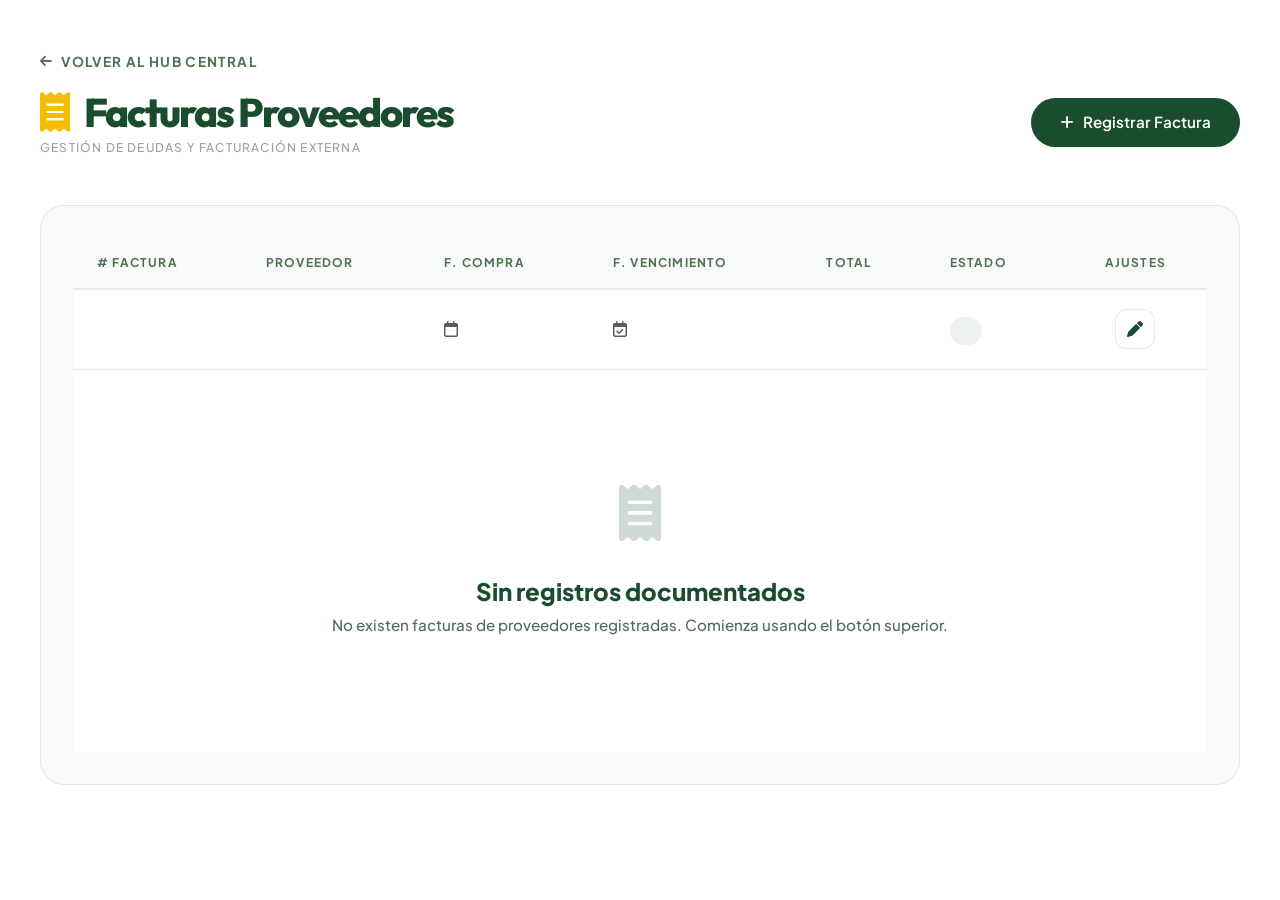
<file: Macrobiotica/src/main/resources/templates/facturas-provedor.html>
<!DOCTYPE html>
<html lang="es" xmlns:th="http://www.thymeleaf.org">

<head>
    <meta charset="UTF-8">
    <meta name="viewport" content="width=device-width, initial-scale=1.0">
    <title>Salud con Amor | Facturas Proveedor</title>

    <!-- Google Fonts -->
    <link href="https://fonts.googleapis.com/css2?family=Outfit:wght@300;400;600;800&family=Plus+Jakarta+Sans:wght@400;500;700&display=swap" rel="stylesheet">

    <!-- Icons -->
    <link href="https://cdnjs.cloudflare.com/ajax/libs/font-awesome/6.5.1/css/all.min.css" rel="stylesheet">

    <!-- Bootstrap 5 -->
    <link href="https://cdn.jsdelivr.net/npm/bootstrap@5.3.3/dist/css/bootstrap.min.css" rel="stylesheet">

    <!-- Global CSS -->
    <link rel="stylesheet" th:href="@{/css/macrobiotica.css}">

    <style>
        :root {
            --primary-bg: #ffffff;
            --card-bg: #f8faf9;
            --accent-green: #1a4d2e;
            --accent-green-hover: #133c22;
            --accent-gold: #f5bd02;
            --text-main: #1a4d2e;
            --text-muted: #4f6f52;
            --border-color: rgba(26, 77, 46, 0.1);
            --shadow-sm: 0 1px 2px 0 rgba(26, 77, 46, 0.05);
            --shadow-lg: 0 30px 60px rgba(26, 77, 46, 0.08);
        }

        body {
            font-family: 'Plus Jakarta Sans', sans-serif;
            background-color: var(--primary-bg);
            color: var(--text-main);
            margin: 0;
            padding: 3rem 1rem;
            min-height: 100vh;
        }

        .minimal-container {
            max-width: 1200px;
            margin: 0 auto;
            width: 100%;
        }

        .minimal-header {
            margin-bottom: 3rem;
            display: flex;
            justify-content: space-between;
            align-items: center;
            animation: revealHub 0.8s cubic-bezier(0.16, 1, 0.3, 1) forwards;
        }

        .minimal-header h1 {
            font-family: 'Outfit', sans-serif;
            font-weight: 800;
            font-size: 2.5rem;
            letter-spacing: -0.05em;
            color: var(--accent-green);
            margin-bottom: 0.2rem;
            display: flex;
            align-items: center;
            gap: 1rem;
        }

        .minimal-header p {
            color: var(--text-muted);
            font-weight: 500;
            opacity: 0.6;
            letter-spacing: 0.1em;
            text-transform: uppercase;
            font-size: 0.75rem;
            margin: 0;
        }

        .btn-minimal-primary {
            background: var(--accent-green);
            color: white;
            border: none;
            padding: 0.8rem 1.8rem;
            border-radius: 50px;
            font-weight: 600;
            font-size: 0.95rem;
            display: inline-flex;
            align-items: center;
            gap: 0.6rem;
            transition: all 0.3s cubic-bezier(0.4, 0, 0.2, 1);
        }

        .btn-minimal-primary:hover {
            background: var(--accent-green-hover);
            color: var(--accent-gold);
            transform: translateY(-2px);
            box-shadow: var(--shadow-lg);
        }

        .minimal-card {
            background: var(--card-bg);
            border-radius: 24px;
            padding: 2rem;
            border: 1px solid var(--border-color);
            transition: all 0.4s cubic-bezier(0.4, 0, 0.2, 1);
            animation: revealHub 0.8s cubic-bezier(0.16, 1, 0.3, 1) forwards;
            animation-delay: 0.1s;
            opacity: 0;
        }

        .minimal-card:hover {
            background: #ffffff;
            border-color: var(--accent-green);
            box-shadow: var(--shadow-lg);
        }

        .custom-table {
            width: 100%;
            margin-bottom: 0;
            color: var(--text-main);
        }

        .custom-table thead th {
            border-bottom: 2px solid var(--border-color);
            color: var(--text-muted);
            font-weight: 700;
            text-transform: uppercase;
            font-size: 0.75rem;
            letter-spacing: 0.1em;
            padding: 1rem 1.5rem;
            background: transparent;
        }

        .custom-table tbody td {
            padding: 1.2rem 1.5rem;
            vertical-align: middle;
            border-bottom: 1px solid var(--border-color);
            font-weight: 500;
            transition: background-color 0.3s;
        }

        .custom-table tbody tr:hover td {
            background-color: #ffffff;
        }

        .custom-table tbody tr:last-child td {
            border-bottom: none;
        }

        .status-badge {
            padding: 0.4rem 1rem;
            border-radius: 50px;
            font-size: 0.75rem;
            font-weight: 800;
            text-transform: uppercase;
            letter-spacing: 0.05em;
            background: rgba(26, 77, 46, 0.08);
            color: var(--accent-green);
        }

        .btn-action {
            background: var(--primary-bg);
            color: var(--accent-green);
            border: 1px solid var(--border-color);
            border-radius: 12px;
            width: 40px;
            height: 40px;
            display: inline-flex;
            align-items: center;
            justify-content: center;
            transition: all 0.3s ease;
        }

        .btn-action:hover {
            background: var(--accent-green);
            color: var(--accent-gold);
            transform: scale(1.05);
            border-color: var(--accent-green);
        }

        /* Nav Link inside header */
        .hub-link {
            text-decoration: none;
            color: var(--text-muted);
            font-weight: 700;
            font-size: 0.85rem;
            text-transform: uppercase;
            letter-spacing: 0.1em;
            transition: all 0.3s ease;
            display: inline-flex;
            align-items: center;
            margin-bottom: 1rem;
        }

        .hub-link:hover {
            color: var(--accent-green);
        }

        .hub-link i {
            margin-right: 0.5rem;
        }

        /* Modal Redesign */
        .modal-content {
            border-radius: 24px;
            border: none;
            box-shadow: var(--shadow-lg);
            background-color: var(--primary-bg);
        }

        .modal-header {
            border-bottom: 1px solid var(--border-color);
            padding: 2rem;
            background: var(--card-bg);
            border-radius: 24px 24px 0 0;
        }

        .modal-title {
            font-family: 'Outfit', sans-serif;
            font-weight: 800;
            color: var(--accent-green);
            font-size: 1.5rem;
            letter-spacing: -0.02em;
        }

        .btn-close {
            opacity: 0.5;
            transition: opacity 0.3s;
        }

        .btn-close:hover {
            opacity: 1;
        }

        .modal-body {
            padding: 2rem;
        }

        .form-label {
            font-weight: 700;
            color: var(--text-muted);
            font-size: 0.8rem;
            text-transform: uppercase;
            letter-spacing: 0.05em;
            margin-bottom: 0.5rem;
        }

        .form-control, .form-select {
            background-color: var(--card-bg);
            border: 1px solid var(--border-color);
            border-radius: 12px;
            padding: 0.75rem 1.25rem;
            font-size: 0.95rem;
            color: var(--text-main);
            font-weight: 500;
            box-shadow: none;
            transition: all 0.3s ease;
        }

        .form-control:focus, .form-select:focus {
            background-color: #ffffff;
            border-color: var(--accent-green);
            box-shadow: 0 0 0 4px rgba(26, 77, 46, 0.1);
        }
        
        .input-group-text {
            background-color: var(--card-bg);
            border: 1px solid var(--border-color);
            border-right: none;
            color: var(--text-muted);
            font-weight: 700;
        }
        
        .input-group .form-control {
            border-left: none;
        }

        .modal-footer {
            border-top: 1px solid var(--border-color);
            padding: 1.5rem 2rem;
            background: var(--card-bg);
            border-radius: 0 0 24px 24px;
        }

        .btn-minimal-secondary {
            background: transparent;
            color: var(--text-muted);
            border: 1px solid var(--border-color);
            padding: 0.75rem 1.5rem;
            border-radius: 50px;
            font-weight: 600;
            transition: all 0.3s ease;
        }

        .btn-minimal-secondary:hover {
            background: #ffffff;
            color: var(--accent-green);
            border-color: var(--accent-green);
        }

        @keyframes revealHub {
            from { opacity: 0; transform: translateY(30px); }
            to { opacity: 1; transform: translateY(0); }
        }

        .empty-state {
            padding: 5rem 2rem;
            text-align: center;
        }

        .empty-icon {
            font-size: 3.5rem;
            color: var(--accent-green);
            opacity: 0.2;
            margin-bottom: 1.5rem;
        }

        .empty-state h4 {
            font-weight: 800;
            color: var(--accent-green);
            margin-bottom: 0.5rem;
        }

        .empty-state p {
            color: var(--text-muted);
            font-size: 0.95rem;
        }
    </style>
</head>

<body>

    <main class="minimal-container">
        
        <a href="/" class="hub-link"><i class="fas fa-arrow-left"></i> Volver al Hub Central</a>

        <div class="minimal-header">
            <div>
                <h1><i class="fas fa-receipt" style="color: var(--accent-gold);"></i> Facturas Proveedores</h1>
                <p>Gestión de deudas y facturación externa</p>
            </div>
            <button class="btn-minimal-primary" onclick="abrirModalNuevo()">
                <i class="fas fa-plus"></i> Registrar Factura
            </button>
        </div>

        <div class="minimal-card">
            <div class="table-responsive">
                <table class="table custom-table">
                    <thead>
                        <tr>
                            <th># Factura</th>
                            <th>Proveedor</th>
                            <th>F. Compra</th>
                            <th>F. Vencimiento</th>
                            <th>Total</th>
                            <th>Estado</th>
                            <th class="text-center">Ajustes</th>
                        </tr>
                    </thead>
                    <tbody>
                        <tr th:each="f : ${facturas}">
                            <td>
                                <span class="fw-bold" th:text="${f.numeroFactura}"></span>
                            </td>
                            <td>
                                <span th:text="${f.codigoProvedor}"></span>
                            </td>
                            <td>
                                <div><i class="far fa-calendar text-muted me-2"></i> <span
                                        th:text="${#calendars.format(f.fechaCompra, 'dd/MM/yyyy')}"></span></div>
                            </td>
                            <td>
                                <div><i class="far fa-calendar-check text-muted me-2"></i> <span
                                        th:text="${#calendars.format(f.fechaVencimiento, 'dd/MM/yyyy')}"></span></div>
                            </td>
                            <td>
                                <span class="fw-bold" style="color: var(--accent-green);"
                                    th:text="'₡' + ${#numbers.formatDecimal(f.pagoTotal, 1, 2)}"></span>
                            </td>
                            <td>
                                <span class="status-badge" th:text="${f.idEstado}"></span>
                            </td>
                            <td class="text-center">
                                <button class="btn-action"
                                    th:onclick="'abrirModalEditar(' + ${f.numeroFactura} + ')'" title="Editar">
                                    <i class="fas fa-pen"></i>
                                </button>
                            </td>
                        </tr>
                        <tr th:if="${facturas.empty}">
                            <td colspan="7">
                                <div class="empty-state">
                                    <div class="empty-icon"><i class="fas fa-receipt"></i></div>
                                    <h4>Sin registros documentados</h4>
                                    <p>No existen facturas de proveedores registradas. Comienza usando el botón superior.</p>
                                </div>
                            </td>
                        </tr>
                    </tbody>
                </table>
            </div>
        </div>
    </main>

    <!-- Modal Formulario -->
    <div class="modal fade" id="facturaModal" tabindex="-1" aria-hidden="true">
        <div class="modal-dialog modal-lg modal-dialog-centered">
            <div class="modal-content">
                <form th:action="@{/facturas-proveedor/guardar}" th:object="${factura}" method="post">
                    <div class="modal-header border-0 pb-0">
                        <h5 class="modal-title" id="facturaModalLabel"><i class="fas fa-receipt me-2" style="color: var(--accent-gold);"></i> Factura de Proveedor</h5>
                        <button type="button" class="btn-close" data-bs-dismiss="modal" aria-label="Cerrar"></button>
                    </div>

                    <div class="modal-body">
                        <input type="hidden" th:field="*{numeroFactura}" id="numeroFactura">

                        <div class="row g-4">
                            <div class="col-md-6">
                                <label for="codigoProvedor" class="form-label">Proveedor</label>
                                <select class="form-select" th:field="*{codigoProvedor}" id="codigoProvedor" required>
                                    <option value="">Seleccione un proveedor...</option>
                                    <option th:each="p : ${proveedores}" th:value="${p.codigoProvedor}"
                                        th:text="${p.nombreProvedor}"></option>
                                </select>
                            </div>
                            <div class="col-md-6">
                                <label for="idProducto" class="form-label">Producto Asociado</label>
                                <select class="form-select" th:field="*{idProducto}" id="idProducto" required>
                                    <option value="">Seleccione un producto...</option>
                                    <option th:each="prod : ${productos}" th:value="${prod.codigoProducto}"
                                        th:text="${prod.nombre}"></option>
                                </select>
                            </div>

                            <div class="col-md-4">
                                <label for="fechaCompra" class="form-label">Fecha de Compra</label>
                                <input type="date" class="form-control" th:field="*{fechaCompra}" id="fechaCompra" required>
                            </div>
                            <div class="col-md-4">
                                <label for="fechaVencimiento" class="form-label">Vencimiento</label>
                                <input type="date" class="form-control" th:field="*{fechaVencimiento}" id="fechaVencimiento" required>
                            </div>
                            <div class="col-md-4">
                                <label for="pagoTotal" class="form-label">Monto (₡)</label>
                                <div class="input-group">
                                    <span class="input-group-text">₡</span>
                                    <input type="number" step="0.01" class="form-control" th:field="*{pagoTotal}" id="pagoTotal" required>
                                </div>
                            </div>

                            <div class="col-md-4">
                                <label for="claveHacienda" class="form-label">Clave Hacendaria (Opcional)</label>
                                <input type="number" class="form-control" th:field="*{claveHacienda}" id="claveHacienda">
                            </div>
                            <div class="col-md-4">
                                <label for="idTipoDocumento" class="form-label">Tipo de Documento</label>
                                <select class="form-select" th:field="*{idTipoDocumento}" id="idTipoDocumento" required>
                                    <option value="">Seleccione...</option>
                                    <option th:each="td : ${tiposDocumento}" th:value="${td.idTipoDocumento}" th:text="${td.nombre}"></option>
                                </select>
                            </div>
                            <div class="col-md-4">
                                <label for="idEstado" class="form-label">Estado Actual</label>
                                <select class="form-select" th:field="*{idEstado}" id="idEstado" required>
                                    <option value="">Seleccione...</option>
                                    <option th:each="est : ${estados}" th:value="${est.idEstado}" th:text="${est.estado}"></option>
                                </select>
                            </div>

                            <div class="col-12">
                                <label for="descripcion" class="form-label">Anotaciones Adicionales</label>
                                <textarea class="form-control" th:field="*{descripcion}" id="descripcion" rows="3" maxlength="400"></textarea>
                            </div>
                        </div>
                    </div>

                    <div class="modal-footer border-0 pt-0">
                        <button type="button" class="btn-minimal-secondary" data-bs-dismiss="modal">Descartar Cambios</button>
                        <button type="submit" class="btn-minimal-primary">
                            <i class="fas fa-check"></i> <span>Confirmar Factura</span>
                        </button>
                    </div>
                </form>
            </div>
        </div>
    </div>

    <!-- Scripts -->
    <script src="https://cdn.jsdelivr.net/npm/bootstrap@5.3.3/dist/js/bootstrap.bundle.min.js"></script>

    <script th:inline="javascript">
        function formatDateForInput(dateStr) {
            if (!dateStr) return '';
            if (typeof dateStr === 'string' && dateStr.length >= 10 && dateStr.includes('-')) {
                return dateStr.substring(0, 10);
            }
            const d = new Date(dateStr);
            d.setMinutes(d.getMinutes() + d.getTimezoneOffset());
            let month = '' + (d.getMonth() + 1);
            let day = '' + d.getDate();
            const year = d.getFullYear();
            if (month.length < 2) month = '0' + month;
            if (day.length < 2) day = '0' + day;
            return [year, month, day].join('-');
        }

        let facturaModal;
        document.addEventListener("DOMContentLoaded", function () {
            const modalElement = document.getElementById('facturaModal');
            facturaModal = new bootstrap.Modal(modalElement);
        });

        function abrirModalNuevo() {
            document.getElementById('facturaModalLabel').innerHTML = '<i class="fas fa-receipt me-2" style="color: var(--accent-gold);"></i> Registrar Nueva Factura';

            document.getElementById('numeroFactura').value = '';
            document.getElementById('codigoProvedor').value = '';
            document.getElementById('idProducto').value = '';
            document.getElementById('fechaCompra').value = '';
            document.getElementById('fechaVencimiento').value = '';
            document.getElementById('pagoTotal').value = '';
            document.getElementById('claveHacienda').value = '';
            document.getElementById('idTipoDocumento').value = '';
            document.getElementById('idEstado').value = '';
            document.getElementById('descripcion').value = '';

            facturaModal.show();
        }

        function abrirModalEditar(id) {
            document.getElementById('facturaModalLabel').innerHTML = '<i class="fas fa-pen me-2" style="color: var(--accent-gold);"></i> Modificar Factura Existente';

            fetch('/facturas-proveedor/editar/' + id)
                .then(response => {
                    if (!response.ok) { throw new Error('Network response was not ok'); }
                    return response.json();
                })
                .then(data => {
                    document.getElementById('numeroFactura').value = data.numeroFactura;
                    document.getElementById('codigoProvedor').value = data.codigoProvedor;
                    document.getElementById('idProducto').value = data.idProducto;
                    document.getElementById('fechaCompra').value = data.fechaCompra ? formatDateForInput(data.fechaCompra) : '';
                    document.getElementById('fechaVencimiento').value = data.fechaVencimiento ? formatDateForInput(data.fechaVencimiento) : '';
                    document.getElementById('pagoTotal').value = data.pagoTotal;
                    document.getElementById('claveHacienda').value = data.claveHacienda || '';
                    document.getElementById('idTipoDocumento').value = data.idTipoDocumento;
                    document.getElementById('idEstado').value = data.idEstado;
                    document.getElementById('descripcion').value = data.descripcion || '';

                    facturaModal.show();
                })
                .catch(error => {
                    console.error('Error fetching data:', error);
                    alert('No se pudieron cargar los datos de la factura.');
                });
        }
    </script>
</body>

</html>
</file>
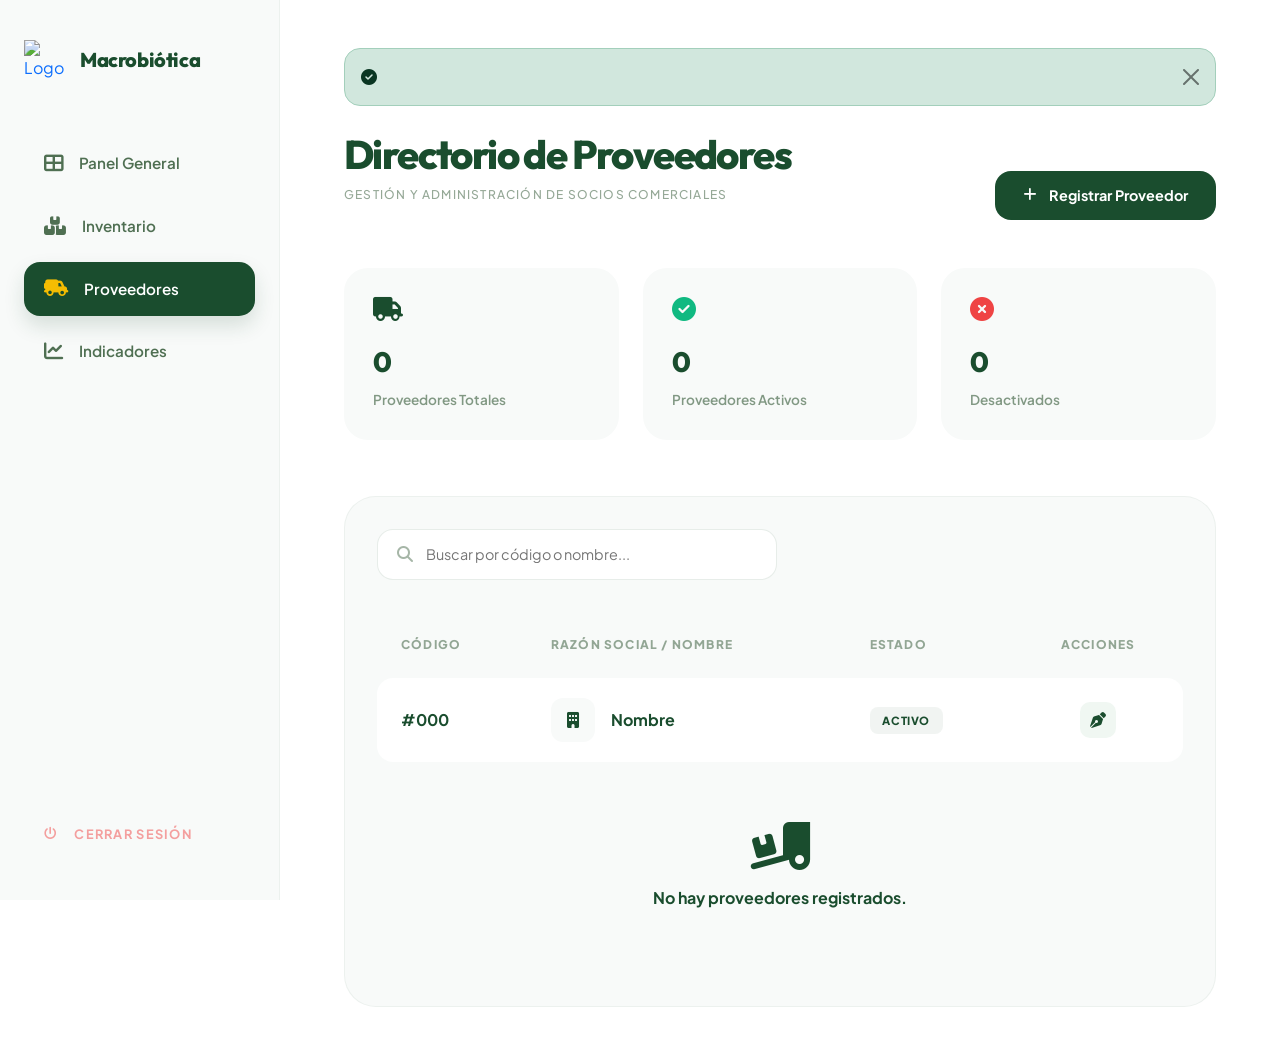
<file: Macrobiotica/src/main/resources/templates/provedores.html>
<!DOCTYPE html>
<html lang="es" xmlns:th="http://www.thymeleaf.org">

<head>
    <meta charset="UTF-8">
    <meta name="viewport" content="width=device-width, initial-scale=1.0">
    <title>Proveedores | Salud con Amor</title>

    <!-- Google Fonts -->
    <link href="https://fonts.googleapis.com/css2?family=Outfit:wght@300;400;600;800&family=Plus+Jakarta+Sans:wght@400;500;700&display=swap" rel="stylesheet">

    <!-- Icons -->
    <link href="https://cdnjs.cloudflare.com/ajax/libs/font-awesome/6.5.1/css/all.min.css" rel="stylesheet">

    <!-- Bootstrap 5 -->
    <link href="https://cdn.jsdelivr.net/npm/bootstrap@5.3.3/dist/css/bootstrap.min.css" rel="stylesheet">

    <style>
        :root {
            --primary: #1a4d2e;
            --secondary: #4f6f52;
            --accent: #f5bd02;
            --bg-light: #f8faf9;
            --white: #ffffff;
            --danger: #ef4444;
            --success: #10b981;
            --transition: all 0.4s cubic-bezier(0.4, 0, 0.2, 1);
        }

        body {
            background-color: var(--white);
            color: var(--primary);
            font-family: 'Plus Jakarta Sans', sans-serif;
            min-height: 100vh;
            margin: 0;
            display: flex;
        }

        /* Side Navigation */
        .side-nav {
            width: 280px;
            background: var(--bg-light);
            border-right: 1px solid rgba(26, 77, 46, 0.05);
            height: 100vh;
            position: fixed;
            padding: 2.5rem 1.5rem;
            display: flex;
            flex-direction: column;
            z-index: 100;
        }

        .nav-brand {
            display: flex;
            align-items: center;
            gap: 1rem;
            margin-bottom: 3.5rem;
            text-decoration: none;
        }

        .nav-brand img {
            width: 40px;
        }

        .nav-brand span {
            font-family: 'Outfit', sans-serif;
            font-weight: 800;
            color: var(--primary);
            font-size: 1.25rem;
            letter-spacing: -0.02em;
        }

        .nav-list {
            list-style: none;
            padding: 0;
            margin: 0;
            flex-grow: 1;
        }

        .nav-item {
            margin-bottom: 0.5rem;
        }

        .nav-link-item {
            display: flex;
            align-items: center;
            gap: 1rem;
            padding: 1rem 1.25rem;
            border-radius: 16px;
            color: var(--secondary);
            text-decoration: none;
            font-weight: 600;
            font-size: 0.95rem;
            transition: var(--transition);
        }

        .nav-link-item i {
            font-size: 1.2rem;
            transition: var(--transition);
        }

        .nav-link-item:hover {
            background: var(--white);
            color: var(--primary);
            transform: translateX(5px);
        }

        .nav-link-item.active {
            background: var(--primary);
            color: var(--white);
            box-shadow: 0 10px 20px rgba(26, 77, 46, 0.15);
        }

        .nav-link-item.active i {
            color: var(--accent);
        }

        /* Main Content */
        .content-area {
            margin-left: 280px;
            flex-grow: 1;
            padding: 3rem 4rem;
            background: var(--white);
            width: calc(100% - 280px);
        }

        .page-header {
            margin-bottom: 3rem;
            display: flex;
            justify-content: space-between;
            align-items: flex-end;
        }

        .header-info h1 {
            font-family: 'Outfit', sans-serif;
            font-weight: 800;
            font-size: 2.5rem;
            letter-spacing: -0.04em;
            margin-bottom: 0.5rem;
        }

        .header-info p {
            color: var(--secondary);
            font-weight: 500;
            opacity: 0.6;
            text-transform: uppercase;
            letter-spacing: 0.1em;
            font-size: 0.75rem;
        }

        /* Stats Section */
        .stats-row {
            display: grid;
            grid-template-columns: repeat(auto-fit, minmax(220px, 1fr));
            gap: 1.5rem;
            margin-bottom: 3.5rem;
        }

        .stat-box {
            background: var(--bg-light);
            border-radius: 24px;
            padding: 1.75rem;
            border: 1px solid transparent;
            transition: var(--transition);
        }

        .stat-box:hover {
            background: var(--white);
            border-color: var(--primary);
            transform: translateY(-5px);
            box-shadow: 0 20px 40px rgba(26, 77, 46, 0.05);
        }

        .stat-box i {
            font-size: 1.5rem;
            margin-bottom: 1.25rem;
            display: block;
        }

        .stat-value {
            font-family: 'Outfit', sans-serif;
            font-weight: 800;
            font-size: 1.75rem;
            display: block;
            margin-bottom: 0.25rem;
        }

        .stat-label {
            font-size: 0.85rem;
            font-weight: 600;
            color: var(--secondary);
            opacity: 0.7;
        }

        /* Table Section */
        .table-container {
            background: var(--bg-light);
            border-radius: 32px;
            padding: 2rem;
            border: 1px solid rgba(26, 77, 46, 0.05);
        }

        .toolbar {
            display: flex;
            justify-content: space-between;
            align-items: center;
            margin-bottom: 2rem;
            gap: 1rem;
        }

        .search-wrapper {
            position: relative;
            flex-grow: 1;
            max-width: 400px;
        }

        .search-wrapper i {
            position: absolute;
            left: 1.25rem;
            top: 50%;
            transform: translateY(-50%);
            color: var(--secondary);
            opacity: 0.5;
        }

        .search-input {
            width: 100%;
            padding: 0.85rem 1.25rem 0.85rem 3rem;
            border-radius: 16px;
            border: 1px solid rgba(26, 77, 46, 0.1);
            background: var(--white);
            font-family: inherit;
            font-size: 0.9rem;
            transition: var(--transition);
        }

        .search-input:focus {
            outline: none;
            border-color: var(--primary);
            box-shadow: 0 0 0 4px rgba(26, 77, 46, 0.05);
        }

        .btn-add {
            background: var(--primary);
            color: var(--white);
            border: none;
            padding: 0.85rem 1.75rem;
            border-radius: 16px;
            font-weight: 700;
            font-size: 0.9rem;
            display: flex;
            align-items: center;
            gap: 0.75rem;
            transition: var(--transition);
            text-decoration: none;
            cursor: pointer;
        }

        .btn-add:hover {
            background: #2a6d41;
            color: var(--white);
            transform: translateY(-2px);
            box-shadow: 0 10px 20px rgba(26, 77, 46, 0.15);
        }

        .custom-table {
            width: 100%;
            border-collapse: separate;
            border-spacing: 0 0.75rem;
        }

        .custom-table th {
            padding: 0.75rem 1.5rem;
            font-size: 0.75rem;
            font-weight: 800;
            text-transform: uppercase;
            letter-spacing: 0.1em;
            color: var(--secondary);
            opacity: 0.6;
            border: none;
        }

        .custom-table tr {
            transition: var(--transition);
        }

        .custom-table tbody tr:hover {
            transform: scale(1.005);
        }

        .custom-table td {
            padding: 1.25rem 1.5rem;
            background: var(--white);
            border: none;
            vertical-align: middle;
        }

        .custom-table td:first-child {
            border-radius: 16px 0 0 16px;
        }

        .custom-table td:last-child {
            border-radius: 0 16px 16px 0;
        }

        .status-badge {
            font-size: 0.7rem;
            font-weight: 800;
            text-transform: uppercase;
            letter-spacing: 0.05em;
            padding: 0.4rem 0.8rem;
            border-radius: 8px;
            background: rgba(26, 77, 46, 0.06);
            color: var(--primary);
        }

        .status-active {
            background: #f0fdf4;
            color: #166534;
        }

        .status-inactive {
            background: #fef2f2;
            color: #991b1b;
        }

        .action-group {
            display: flex;
            gap: 0.5rem;
        }

        .action-btn {
            width: 36px;
            height: 36px;
            border-radius: 10px;
            border: none;
            display: flex;
            align-items: center;
            justify-content: center;
            transition: var(--transition);
            cursor: pointer;
        }

        .btn-edit-item { background: #f0f7f2; color: var(--primary); }
        .btn-edit-item:hover { background: var(--primary); color: white; }

        /* Modal Styles */
        .modal-content {
            border-radius: 24px;
            border: none;
            box-shadow: 0 25px 50px -12px rgba(0, 0, 0, 0.25);
        }

        .modal-header {
            border-bottom: 1px solid rgba(26, 77, 46, 0.05);
            padding: 1.5rem 2rem;
            background: var(--bg-light);
            border-radius: 24px 24px 0 0;
        }

        .modal-title {
            font-family: 'Outfit', sans-serif;
            font-weight: 800;
            color: var(--primary);
        }

        .modal-body {
            padding: 2rem;
        }

        .form-label {
            font-weight: 700;
            font-size: 0.85rem;
            color: var(--secondary);
            margin-bottom: 0.5rem;
        }

        .form-control, .form-select {
            border-radius: 12px;
            padding: 0.75rem 1rem;
            border: 1px solid rgba(26, 77, 46, 0.1);
            font-size: 0.95rem;
            transition: var(--transition);
        }

        .form-control:focus, .form-select:focus {
            border-color: var(--primary);
            box-shadow: 0 0 0 4px rgba(26, 77, 46, 0.05);
            outline: none;
        }

        .modal-footer {
            border-top: none;
            padding: 1.5rem 2rem;
        }

        .btn-save {
            background: var(--primary);
            color: white;
            border-radius: 12px;
            padding: 0.75rem 2rem;
            font-weight: 700;
            border: none;
            transition: var(--transition);
        }

        .btn-save:hover {
            background: #2a6d41;
            transform: translateY(-2px);
        }

        .btn-logout {
            margin-top: auto;
            background: transparent;
            border: none;
            color: var(--danger);
            font-weight: 700;
            font-size: 0.8rem;
            opacity: 0.5;
            transition: var(--transition);
            text-transform: uppercase;
            letter-spacing: 0.1em;
            text-align: left;
            padding: 1rem 1.25rem;
            display: flex;
            align-items: center;
            gap: 1rem;
        }

        .btn-logout:hover {
            opacity: 1;
            transform: translateX(5px);
        }

        @media (max-width: 1200px) {
            .side-nav { width: 80px; padding: 2rem 1rem; }
            .nav-brand span, .nav-link-item span, .btn-logout span { display: none; }
            .content-area { margin-left: 80px; padding: 2rem; width: calc(100% - 80px); }
        }
    </style>
</head>

<body>

    <!-- SIDE NAVIGATION -->
    <nav class="side-nav">
        <a href="/" class="nav-brand">
            <img th:src="@{/images/image.png}" alt="Logo">
            <span>Macrobiótica</span>
        </a>
        
        <ul class="nav-list">
            <li class="nav-item">
                <a href="/" class="nav-link-item">
                    <i class="fas fa-th-large"></i>
                    <span>Panel General</span>
                </a>
            </li>
            <li class="nav-item">
                <a href="/producto/inventario" class="nav-link-item">
                    <i class="fas fa-boxes-stacked"></i>
                    <span>Inventario</span>
                </a>
            </li>
            <li class="nav-item">
                <a href="/provedores" class="nav-link-item active">
                    <i class="fas fa-truck-field"></i>
                    <span>Proveedores</span>
                </a>
            </li>
            <li class="nav-item">
                <a href="/admin/ventas" class="nav-link-item">
                    <i class="fas fa-chart-line"></i>
                    <span>Indicadores</span>
                </a>
            </li>
        </ul>

        <form th:action="@{/logout}" method="post">
            <button type="submit" class="btn-logout">
                <i class="fas fa-power-off"></i>
                <span>Cerrar Sesión</span>
            </button>
        </form>
    </nav>

    <!-- CONTENT AREA -->
    <main class="content-area">
        <!-- Messages -->
        <div th:if="${mensaje}" class="alert alert-success alert-dismissible fade show mb-4" role="alert" style="border-radius: 16px;">
            <i class="fas fa-check-circle me-2"></i>
            <span th:text="${mensaje}"></span>
            <button type="button" class="btn-close" data-bs-dismiss="alert" aria-label="Close"></button>
        </div>

        <header class="page-header">
            <div class="header-info">
                <h1>Directorio de Proveedores</h1>
                <p>Gestión y administración de socios comerciales</p>
            </div>
            <button class="btn-add" onclick="abrirModalNuevo()">
                <i class="fas fa-plus"></i>
                Registrar Proveedor
            </button>
        </header>

        <!-- STATS SECTION -->
        <div class="stats-row">
            <div class="stat-box">
                <i class="fas fa-truck" style="color: var(--primary);"></i>
                <span class="stat-value" th:text="${#lists.size(provedores)}">0</span>
                <span class="stat-label">Proveedores Totales</span>
            </div>
            <div class="stat-box">
                <i class="fas fa-circle-check" style="color: var(--success);"></i>
                <span class="stat-value" th:text="${provedores.?[idEstado == 1].size()}">0</span>
                <span class="stat-label">Proveedores Activos</span>
            </div>
            <div class="stat-box">
                <i class="fas fa-circle-xmark" style="color: var(--danger);"></i>
                <span class="stat-value" th:text="${provedores.?[idEstado == 0].size()}">0</span>
                <span class="stat-label">Desactivados</span>
            </div>
        </div>

        <!-- TABLE SECTION -->
        <div class="table-container">
            <div class="toolbar">
                <div class="search-wrapper">
                    <i class="fas fa-search"></i>
                    <input type="text" id="provedorSearch" class="search-input" placeholder="Buscar por código o nombre...">
                </div>
            </div>

            <div class="table-responsive">
                <table class="custom-table" id="provedorTable">
                    <thead>
                        <tr>
                            <th>Código</th>
                            <th>Razón Social / Nombre</th>
                            <th>Estado</th>
                            <th class="text-center">Acciones</th>
                        </tr>
                    </thead>
                    <tbody id="provedorTableBody">
                        <tr th:each="p : ${provedores}">
                            <td>
                                <span class="fw-bold opacity-70" th:text="${p.codigoProvedor}">#000</span>
                            </td>
                            <td>
                                <div class="d-flex align-items-center gap-3">
                                    <div style="width: 44px; height: 44px; background: var(--bg-light); border-radius: 12px; display: flex; align-items: center; justify-content: center; color: var(--primary);">
                                        <i class="fas fa-building"></i>
                                    </div>
                                    <span class="fw-bold" th:text="${p.nombreProvedor}">Nombre</span>
                                </div>
                            </td>
                            <td>
                                <span class="status-badge" 
                                      th:classappend="${p.idEstado == 1 ? 'status-active' : 'status-inactive'}"
                                      th:text="${p.idEstado == 1 ? 'Activo' : 'Inactivo'}">Activo</span>
                            </td>
                            <td>
                                <div class="action-group justify-content-center">
                                    <button class="action-btn btn-edit-item" th:onclick="'abrirModalEditar(' + ${p.codigoProvedor} + ')'" title="Editar">
                                        <i class="fas fa-pen-nib"></i>
                                    </button>
                                </div>
                            </td>
                        </tr>
                    </tbody>
                </table>
            </div>

            <div th:if="${#lists.isEmpty(provedores)}" class="text-center py-5 opacity-40">
                <i class="fas fa-truck-ramp-box fa-3x mb-3"></i>
                <p class="fw-bold">No hay proveedores registrados.</p>
            </div>
        </div>
    </main>

    <!-- Modal Formulario -->
    <div class="modal fade" id="provedorModal" tabindex="-1" aria-labelledby="provedorModalLabel" aria-hidden="true">
        <div class="modal-dialog modal-dialog-centered">
            <div class="modal-content">
                <form th:action="@{/provedores/guardar}" th:object="${provedor}" method="post">
                    <div class="modal-header">
                        <h5 class="modal-title" id="provedorModalLabel">Detalle del Proveedor</h5>
                        <button type="button" class="btn-close" data-bs-dismiss="modal" aria-label="Close"></button>
                    </div>
                    <div class="modal-body">
                        <div class="row g-3">
                            <div class="col-md-12">
                                <label class="form-label">Identificador del Registro</label>
                                <input type="number" th:field="*{codigoProvedor}" id="codigoProvedor" class="form-control" readonly placeholder="Generado automáticamente">
                            </div>
                            <div class="col-md-12">
                                <label class="form-label">Nombre o Razón Social</label>
                                <input type="text" th:field="*{nombreProvedor}" id="nombreProvedor" class="form-control" required maxlength="250" placeholder="Ej. Macrobiótica Central S.A.">
                            </div>
                            <div class="col-md-12">
                                <label class="form-label">Estado</label>
                                <select th:field="*{idEstado}" id="idEstado" class="form-select" required>
                                    <option value="1">Activo</option>
                                    <option value="0">Inactivo</option>
                                </select>
                            </div>
                        </div>
                    </div>
                    <div class="modal-footer">
                        <button type="button" class="btn btn-light px-4" style="border-radius: 12px;" data-bs-dismiss="modal">Cancelar</button>
                        <button type="submit" class="btn-save">Guardar Cambios</button>
                    </div>
                </form>
            </div>
        </div>
    </div>

    <!-- Bootstrap JS -->
    <script src="https://cdn.jsdelivr.net/npm/bootstrap@5.3.3/dist/js/bootstrap.bundle.min.js"></script>

    <script th:inline="javascript">
        let provedorModal;
        document.addEventListener("DOMContentLoaded", function () {
            const modalElement = document.getElementById('provedorModal');
            provedorModal = new bootstrap.Modal(modalElement);
        });

        function abrirModalNuevo() {
            document.getElementById('provedorModalLabel').innerText = 'Registrar Nuevo Proveedor';
            document.getElementById('codigoProvedor').value = '';
            document.getElementById('nombreProvedor').value = '';
            document.getElementById('idEstado').value = '1';
            document.getElementById('codigoProvedor').readOnly = true;
            provedorModal.show();
        }

        function abrirModalEditar(id) {
            document.getElementById('provedorModalLabel').innerText = 'Actualizar Datos de Proveedor';
            
            fetch('/provedores/obtener/' + id)
                .then(response => {
                    if (!response.ok) throw new Error('Error al obtener datos');
                    return response.json();
                })
                .then(data => {
                    document.getElementById('codigoProvedor').value = data.codigoProvedor;
                    document.getElementById('codigoProvedor').readOnly = true;
                    document.getElementById('nombreProvedor').value = data.nombreProvedor;
                    document.getElementById('idEstado').value = data.idEstado;
                    provedorModal.show();
                })
                .catch(error => {
                    console.error('Error:', error);
                    alert('No se pudieron cargar los datos del proveedor.');
                });
        }

        // Search Filter
        document.getElementById('provedorSearch').addEventListener('keyup', function () {
            const val = this.value.toLowerCase();
            const rows = document.querySelectorAll('#provedorTableBody tr');
            rows.forEach(row => {
                const text = row.innerText.toLowerCase();
                row.style.display = text.includes(val) ? '' : 'none';
            });
        });
    </script>
</body>

</html>
</file>
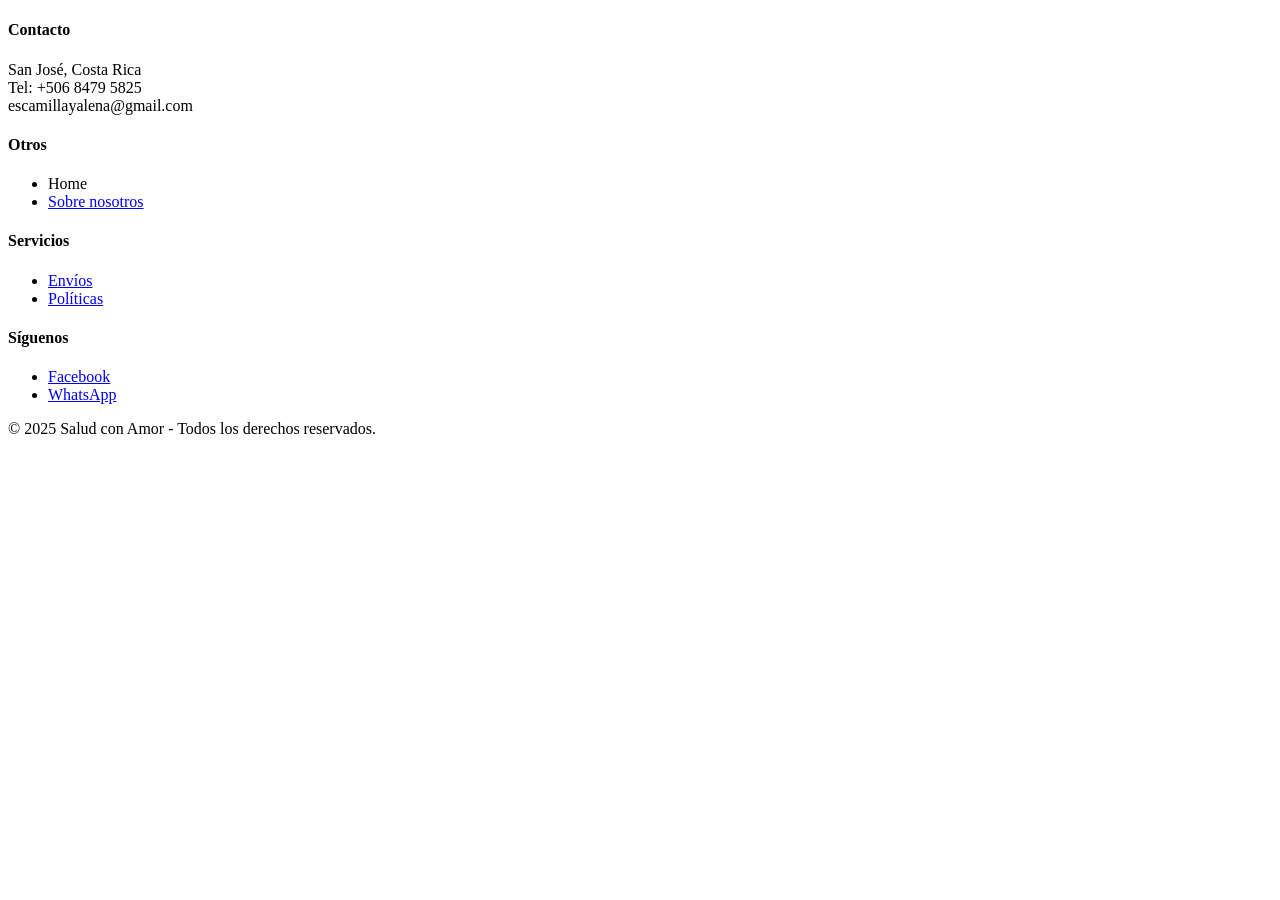
<file: Macrobiotica/src/main/resources/templates/fragments/_footer.html>
<!DOCTYPE html>
<!-- Footer fragment -->
<div xmlns:th="http://www.thymeleaf.org" th:fragment="footer">
    <footer class="site-footer">
        <div class="footer-inner container">
            <div class="col">
                <h4 th:text="#{footer.contact}">Contacto</h4>
                <p><span th:text="#{footer.location}">San José, Costa Rica</span><br/>Tel: +506 8479 5825<br/>escamillayalena@gmail.com</p>
            </div>
            <div class="col">
                <h4 th:text="#{footer.others}">Otros</h4>
                <ul>
                    <li><a th:href="@{/}" th:text="#{footer.home}">Home</a></li>
                    <li><a href="#" th:text="#{footer.aboutus}">Sobre nosotros</a></li>
                </ul>
            </div>
            <div class="col">
                <h4 th:text="#{footer.services}">Servicios</h4>
                <ul>
                    <li><a href="#" th:text="#{footer.shipping}">Envíos</a></li>
                    <li><a href="#" th:text="#{footer.policies}">Políticas</a></li>
                </ul>
            </div>
            <div class="col">
                <h4 th:text="#{footer.followus}">Síguenos</h4>
                <div class="socials">
                    <ul>
                        <li><a target="_blank" href="https://www.facebook.com/share/1GA6qnUVkZ/">Facebook</a></li>
                        <li><a target="_blank" href="https://wa.link/9m9oan">WhatsApp</a></li>
                    </ul>
                </div>
            </div>
        </div>
        <div class="copyright" th:text="#{footer.copyright}">© 2025 Salud con Amor - Todos los derechos reservados.</div>
    </footer>
</div>
</file>
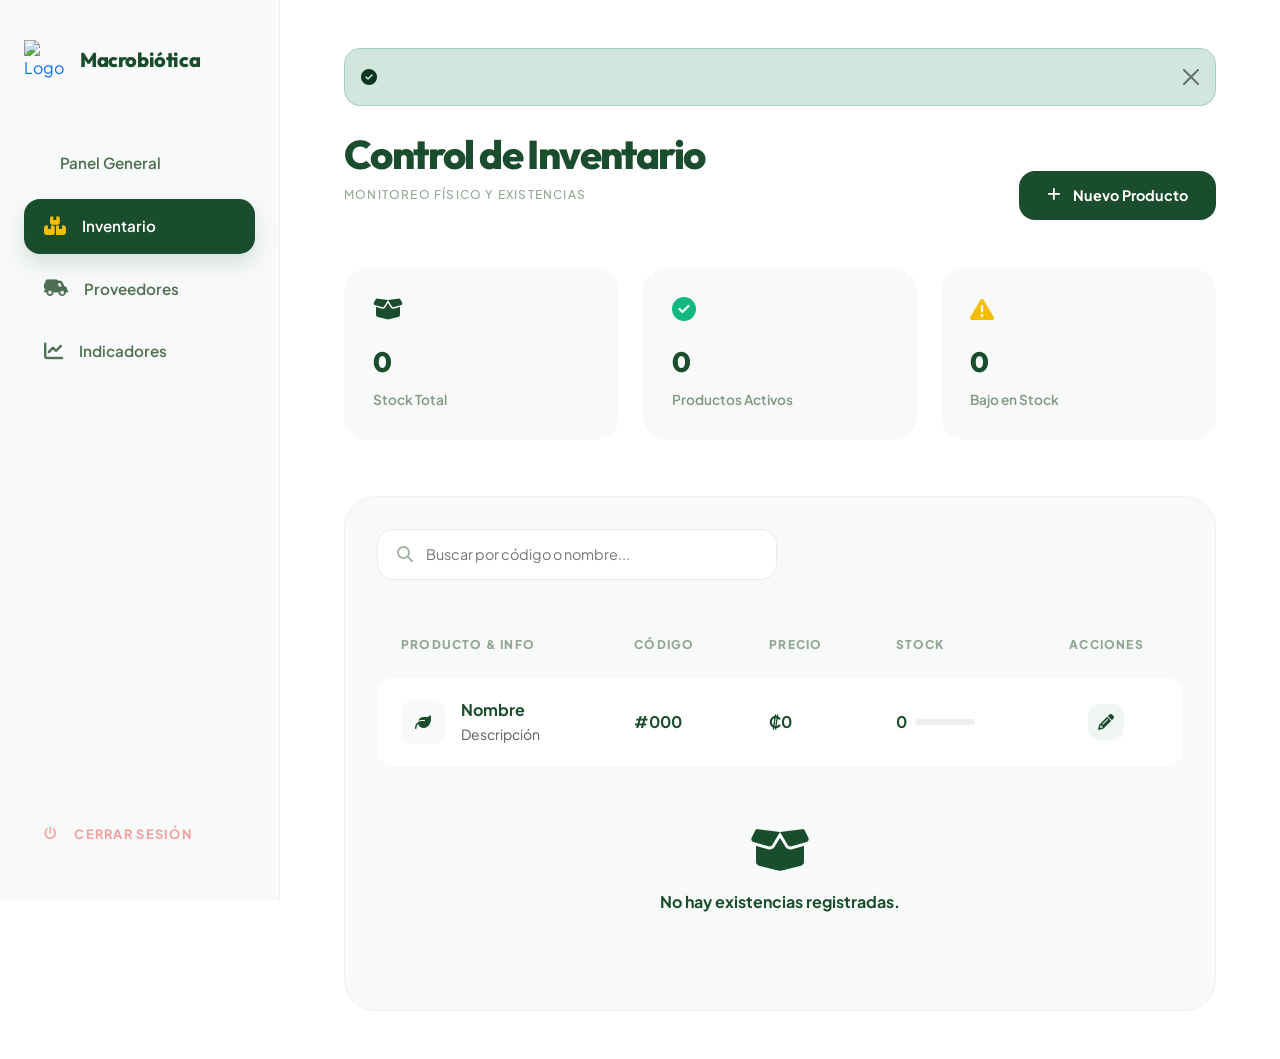
<file: Macrobiotica/src/main/resources/templates/producto/inventario.html>
<!DOCTYPE html>
<html xmlns="http://www.w3.org/1999/xhtml" xmlns:th="http://www.thymeleaf.org">

<head>
    <meta charset="UTF-8">
    <meta name="viewport" content="width=device-width, initial-scale=1.0">
    <title>Inventario | Salud con Amor</title>

    <!-- Google Fonts -->
    <link href="https://fonts.googleapis.com/css2?family=Outfit:wght@300;400;600;800&family=Plus+Jakarta+Sans:wght@400;500;700&display=swap" rel="stylesheet">

    <!-- Icons -->
    <link href="https://cdnjs.cloudflare.com/ajax/libs/font-awesome/6.5.1/css/all.min.css" rel="stylesheet">

    <!-- Bootstrap 5 -->
    <link href="https://cdn.jsdelivr.net/npm/bootstrap@5.3.3/dist/css/bootstrap.min.css" rel="stylesheet">

    <style>
        :root {
            --primary: #1a4d2e;
            --secondary: #4f6f52;
            --accent: #f5bd02;
            --bg-light: #f8faf9;
            --white: #ffffff;
            --danger: #ef4444;
            --success: #10b981;
            --transition: all 0.4s cubic-bezier(0.4, 0, 0.2, 1);
        }

        body {
            background-color: var(--white);
            color: var(--primary);
            font-family: 'Plus Jakarta Sans', sans-serif;
            min-height: 100vh;
            margin: 0;
            display: flex;
        }

        /* Side Navigation */
        .side-nav {
            width: 280px;
            background: var(--bg-light);
            border-right: 1px solid rgba(26, 77, 46, 0.05);
            height: 100vh;
            position: fixed;
            padding: 2.5rem 1.5rem;
            display: flex;
            flex-direction: column;
            z-index: 100;
        }

        .nav-brand {
            display: flex;
            align-items: center;
            gap: 1rem;
            margin-bottom: 3.5rem;
            text-decoration: none;
        }

        .nav-brand img {
            width: 40px;
        }

        .nav-brand span {
            font-family: 'Outfit', sans-serif;
            font-weight: 800;
            color: var(--primary);
            font-size: 1.25rem;
            letter-spacing: -0.02em;
        }

        .nav-list {
            list-style: none;
            padding: 0;
            margin: 0;
            flex-grow: 1;
        }

        .nav-item {
            margin-bottom: 0.5rem;
        }

        .nav-link-item {
            display: flex;
            align-items: center;
            gap: 1rem;
            padding: 1rem 1.25rem;
            border-radius: 16px;
            color: var(--secondary);
            text-decoration: none;
            font-weight: 600;
            font-size: 0.95rem;
            transition: var(--transition);
        }

        .nav-link-item i {
            font-size: 1.2rem;
            transition: var(--transition);
        }

        .nav-link-item:hover {
            background: var(--white);
            color: var(--primary);
            transform: translateX(5px);
        }

        .nav-link-item.active {
            background: var(--primary);
            color: var(--white);
            box-shadow: 0 10px 20px rgba(26, 77, 46, 0.15);
        }

        .nav-link-item.active i {
            color: var(--accent);
        }

        /* Main Content */
        .content-area {
            margin-left: 280px;
            flex-grow: 1;
            padding: 3rem 4rem;
            background: var(--white);
        }

        .page-header {
            margin-bottom: 3rem;
            display: flex;
            justify-content: space-between;
            align-items: flex-end;
        }

        .header-info h1 {
            font-family: 'Outfit', sans-serif;
            font-weight: 800;
            font-size: 2.5rem;
            letter-spacing: -0.04em;
            margin-bottom: 0.5rem;
        }

        .header-info p {
            color: var(--secondary);
            font-weight: 500;
            opacity: 0.6;
            text-transform: uppercase;
            letter-spacing: 0.1em;
            font-size: 0.75rem;
        }

        /* Stats Section */
        .stats-row {
            display: grid;
            grid-template-columns: repeat(auto-fit, minmax(220px, 1fr));
            gap: 1.5rem;
            margin-bottom: 3.5rem;
        }

        .stat-box {
            background: var(--bg-light);
            border-radius: 24px;
            padding: 1.75rem;
            border: 1px solid transparent;
            transition: var(--transition);
        }

        .stat-box:hover {
            background: var(--white);
            border-color: var(--primary);
            transform: translateY(-5px);
            box-shadow: 0 20px 40px rgba(26, 77, 46, 0.05);
        }

        .stat-box i {
            font-size: 1.5rem;
            margin-bottom: 1.25rem;
            display: block;
        }

        .stat-value {
            font-family: 'Outfit', sans-serif;
            font-weight: 800;
            font-size: 1.75rem;
            display: block;
            margin-bottom: 0.25rem;
        }

        .stat-label {
            font-size: 0.85rem;
            font-weight: 600;
            color: var(--secondary);
            opacity: 0.7;
        }

        /* Table Section */
        .table-container {
            background: var(--bg-light);
            border-radius: 32px;
            padding: 2rem;
            border: 1px solid rgba(26, 77, 46, 0.05);
        }

        .toolbar {
            display: flex;
            justify-content: space-between;
            align-items: center;
            margin-bottom: 2rem;
            gap: 1rem;
        }

        .search-wrapper {
            position: relative;
            flex-grow: 1;
            max-width: 400px;
        }

        .search-wrapper i {
            position: absolute;
            left: 1.25rem;
            top: 50%;
            transform: translateY(-50%);
            color: var(--secondary);
            opacity: 0.5;
        }

        .search-input {
            width: 100%;
            padding: 0.85rem 1.25rem 0.85rem 3rem;
            border-radius: 16px;
            border: 1px solid rgba(26, 77, 46, 0.1);
            background: var(--white);
            font-family: inherit;
            font-size: 0.9rem;
            transition: var(--transition);
        }

        .search-input:focus {
            outline: none;
            border-color: var(--primary);
            box-shadow: 0 0 0 4px rgba(26, 77, 46, 0.05);
        }

        .btn-add {
            background: var(--primary);
            color: var(--white);
            border: none;
            padding: 0.85rem 1.75rem;
            border-radius: 16px;
            font-weight: 700;
            font-size: 0.9rem;
            display: flex;
            align-items: center;
            gap: 0.75rem;
            transition: var(--transition);
            text-decoration: none;
            cursor: pointer;
        }

        .btn-add:hover {
            background: #2a6d41;
            color: var(--white);
            transform: translateY(-2px);
            box-shadow: 0 10px 20px rgba(26, 77, 46, 0.15);
        }

        .custom-table {
            width: 100%;
            border-collapse: separate;
            border-spacing: 0 0.75rem;
        }

        .custom-table th {
            padding: 0.75rem 1.5rem;
            font-size: 0.75rem;
            font-weight: 800;
            text-transform: uppercase;
            letter-spacing: 0.1em;
            color: var(--secondary);
            opacity: 0.6;
            border: none;
        }

        .custom-table tr {
            transition: var(--transition);
        }

        .custom-table tbody tr:hover {
            transform: scale(1.005);
        }

        .custom-table td {
            padding: 1.25rem 1.5rem;
            background: var(--white);
            border: none;
            vertical-align: middle;
        }

        .custom-table td:first-child {
            border-radius: 16px 0 0 16px;
        }

        .custom-table td:last-child {
            border-radius: 0 16px 16px 0;
        }

        /* Modal Styles */
        .modal-content {
            border-radius: 24px;
            border: none;
            box-shadow: 0 25px 50px -12px rgba(0, 0, 0, 0.25);
        }

        .modal-header {
            border-bottom: 1px solid rgba(26, 77, 46, 0.05);
            padding: 1.5rem 2rem;
            background: var(--bg-light);
            border-radius: 24px 24px 0 0;
        }

        .modal-title {
            font-family: 'Outfit', sans-serif;
            font-weight: 800;
            color: var(--primary);
        }

        .modal-body {
            padding: 2rem;
        }

        .form-label {
            font-weight: 700;
            font-size: 0.85rem;
            color: var(--secondary);
            margin-bottom: 0.5rem;
        }

        .form-control {
            border-radius: 12px;
            padding: 0.75rem 1rem;
            border: 1px solid rgba(26, 77, 46, 0.1);
            font-size: 0.95rem;
            transition: var(--transition);
        }

        .form-control:focus {
            border-color: var(--primary);
            box-shadow: 0 0 0 4px rgba(26, 77, 46, 0.05);
        }

        .modal-footer {
            border-top: none;
            padding: 1.5rem 2rem;
        }

        .btn-save {
            background: var(--primary);
            color: white;
            border-radius: 12px;
            padding: 0.75rem 2rem;
            font-weight: 700;
            border: none;
            transition: var(--transition);
        }

        .btn-save:hover {
            background: #2a6d41;
            transform: translateY(-2px);
        }

        .action-group {
            display: flex;
            gap: 0.5rem;
        }

        .action-btn {
            width: 36px;
            height: 36px;
            border-radius: 10px;
            border: none;
            display: flex;
            align-items: center;
            justify-content: center;
            transition: var(--transition);
            cursor: pointer;
        }

        .btn-edit-item { background: #f0f7f2; color: var(--primary); }
        .btn-edit-item:hover { background: var(--primary); color: white; }

        .btn-logout {
            margin-top: auto;
            background: transparent;
            border: none;
            color: var(--danger);
            font-weight: 700;
            font-size: 0.8rem;
            opacity: 0.5;
            transition: var(--transition);
            text-transform: uppercase;
            letter-spacing: 0.1em;
            text-align: left;
            padding: 1rem 1.25rem;
            display: flex;
            align-items: center;
            gap: 1rem;
        }

        .btn-logout:hover {
            opacity: 1;
            transform: translateX(5px);
        }

        @media (max-width: 1200px) {
            .side-nav { width: 80px; padding: 2rem 1rem; }
            .nav-brand span, .nav-link-item span, .btn-logout span { display: none; }
            .content-area { margin-left: 80px; padding: 2rem; }
        }
    </style>
</head>

<body>

    <!-- SIDE NAVIGATION -->
    <nav class="side-nav">
        <a href="/" class="nav-brand">
            <img th:src="@{/images/image.png}" alt="Logo">
            <span>Macrobiótica</span>
        </a>
        
        <ul class="nav-list">
            <li class="nav-item">
                <a href="/" class="nav-link-item">
                    <i class="fas fa-grid-2"></i>
                    <span>Panel General</span>
                </a>
            </li>
            <li class="nav-item">
                <a href="/producto/inventario" class="nav-link-item active">
                    <i class="fas fa-boxes-stacked"></i>
                    <span>Inventario</span>
                </a>
            </li>
            <li class="nav-item">
                <a href="/provedores" class="nav-link-item">
                    <i class="fas fa-truck-field"></i>
                    <span>Proveedores</span>
                </a>
            </li>
            <li class="nav-item">
                <a href="/admin/ventas" class="nav-link-item">
                    <i class="fas fa-chart-line"></i>
                    <span>Indicadores</span>
                </a>
            </li>
        </ul>

        <form th:action="@{/logout}" method="post">
            <button type="submit" class="btn-logout">
                <i class="fas fa-power-off"></i>
                <span>Cerrar Sesión</span>
            </button>
        </form>
    </nav>

    <!-- CONTENT AREA -->
    <main class="content-area">
        <!-- Messages -->
        <div th:if="${mensaje}" class="alert alert-success alert-dismissible fade show mb-4" role="alert" style="border-radius: 16px;">
            <i class="fas fa-check-circle me-2"></i>
            <span th:text="${mensaje}"></span>
            <button type="button" class="btn-close" data-bs-dismiss="alert" aria-label="Close"></button>
        </div>

        <header class="page-header">
            <div class="header-info">
                <h1>Control de Inventario</h1>
                <p>Monitoreo físico y existencias</p>
            </div>
            <button class="btn-add" onclick="abrirModalNuevo()">
                <i class="fas fa-plus"></i>
                Nuevo Producto
            </button>
        </header>

        <!-- STATS SECTION -->
        <div class="stats-row">
            <div class="stat-box">
                <i class="fas fa-box-open" style="color: var(--primary);"></i>
                <span class="stat-value" th:text="${#lists.size(productos)}">0</span>
                <span class="stat-label">Stock Total</span>
            </div>
            <div class="stat-box">
                <i class="fas fa-circle-check" style="color: var(--success);"></i>
                <span class="stat-value" th:text="${productos.?[idEstado == 1].size()}">0</span>
                <span class="stat-label">Productos Activos</span>
            </div>
            <div class="stat-box">
                <i class="fas fa-triangle-exclamation" style="color: var(--accent);"></i>
                <span class="stat-value" th:text="${productos.?[stock < 10 and stock > 0].size()}">0</span>
                <span class="stat-label">Bajo en Stock</span>
            </div>
        </div>

        <!-- TABLE SECTION -->
        <div class="table-container">
            <div class="toolbar">
                <div class="search-wrapper">
                    <i class="fas fa-search"></i>
                    <input type="text" id="inventorySearch" class="search-input" placeholder="Buscar por código o nombre...">
                </div>
            </div>

            <div class="table-responsive">
                <table class="custom-table" id="inventoryTable">
                    <thead>
                        <tr>
                            <th>Producto & Info</th>
                            <th>Código</th>
                            <th>Precio</th>
                            <th>Stock</th>
                            <th class="text-center">Acciones</th>
                        </tr>
                    </thead>
                    <tbody id="inventoryTableBody">
                        <tr th:each="producto : ${productos}">
                            <td>
                                <div class="d-flex align-items-center gap-3">
                                    <div style="width: 44px; height: 44px; background: var(--bg-light); border-radius: 12px; display: flex; align-items: center; justify-content: center; color: var(--primary);">
                                        <i class="fas fa-leaf"></i>
                                    </div>
                                    <div>
                                        <span class="fw-bold d-block" th:text="${producto.nombre}">Nombre</span>
                                        <small class="text-muted" th:text="${producto.descripcion}">Descripción</small>
                                    </div>
                                </div>
                            </td>
                            <td>
                                <span class="fw-bold opacity-70" th:text="${producto.codigoProducto}">#000</span>
                            </td>
                            <td>
                                <span class="fw-bold" th:text="'₡' + ${#numbers.formatDecimal(producto.precio, 0, 'COMMA', 0, 'POINT')}">₡0</span>
                            </td>
                            <td>
                                <div class="d-flex align-items-center gap-2">
                                    <span class="fw-bold" th:text="${producto.stock}">0</span>
                                    <div style="width: 60px; height: 6px; background: #eee; border-radius: 10px; overflow: hidden;">
                                        <div th:style="'width: ' + (${producto.stock > 100 ? 100 : producto.stock}) + '%; height: 100%; background: ' + (${producto.stock < 10 ? 'var(--danger)' : (producto.stock < 30 ? 'var(--accent)' : 'var(--success)')})"></div>
                                    </div>
                                </div>
                            </td>
                            <td>
                                <div class="action-group justify-content-center">
                                    <button class="action-btn btn-edit-item" th:onclick="'abrirModalEditar(' + ${producto.codigoProducto} + ')'" title="Editar">
                                        <i class="fas fa-pencil"></i>
                                    </button>
                                </div>
                            </td>
                        </tr>
                    </tbody>
                </table>
            </div>

            <div th:if="${#lists.isEmpty(productos)}" class="text-center py-5 opacity-40">
                <i class="fas fa-box-open fa-3x mb-3"></i>
                <p class="fw-bold">No hay existencias registradas.</p>
            </div>
        </div>
    </main>

    <!-- Modal Formulario -->
    <div class="modal fade" id="productoModal" tabindex="-1" aria-labelledby="productoModalLabel" aria-hidden="true">
        <div class="modal-dialog modal-dialog-centered modal-lg">
            <div class="modal-content">
                <form th:action="@{/producto/guardar}" th:object="${producto}" method="post">
                    <div class="modal-header">
                        <h5 class="modal-title" id="productoModalLabel">Gestión de Producto</h5>
                        <button type="button" class="btn-close" data-bs-dismiss="modal" aria-label="Close"></button>
                    </div>
                    <div class="modal-body">
                        <div class="row g-3">
                            <div class="col-md-6">
                                <label class="form-label">Código del Producto</label>
                                <input type="number" th:field="*{codigoProducto}" id="codigoProducto" class="form-control" readonly placeholder="Automático">
                            </div>
                            <div class="col-md-6">
                                <label class="form-label">Nombre</label>
                                <input type="text" th:field="*{nombre}" id="nombre" class="form-control" required>
                            </div>
                            <div class="col-md-12">
                                <label class="form-label">Descripción</label>
                                <textarea th:field="*{descripcion}" id="descripcion" class="form-control" rows="2"></textarea>
                            </div>
                            <div class="col-md-6">
                                <label class="form-label">Precio (₡)</label>
                                <input type="number" step="0.01" th:field="*{precio}" id="precio" class="form-control" required>
                            </div>
                            <div class="col-md-6">
                                <label class="form-label">Existencia (Stock)</label>
                                <input type="number" th:field="*{stock}" id="stock" class="form-control" required>
                            </div>
                            <div class="col-md-6">
                                <label class="form-label">Estado</label>
                                <select th:field="*{idEstado}" id="idEstado" class="form-select">
                                    <option value="1">Activo</option>
                                    <option value="0">Inactivo</option>
                                </select>
                            </div>
                        </div>
                    </div>
                    <div class="modal-footer">
                        <button type="button" class="btn btn-light px-4" style="border-radius: 12px;" data-bs-dismiss="modal">Cancelar</button>
                        <button type="submit" class="btn-save">Guardar Cambios</button>
                    </div>
                </form>
            </div>
        </div>
    </div>

    <!-- Bootstrap JS -->
    <script src="https://cdn.jsdelivr.net/npm/bootstrap@5.3.3/dist/js/bootstrap.bundle.min.js"></script>

    <script th:inline="javascript">
        let productoModal;
        document.addEventListener("DOMContentLoaded", function () {
            productoModal = new bootstrap.Modal(document.getElementById('productoModal'));
        });

        function abrirModalNuevo() {
            document.getElementById('productoModalLabel').innerText = 'Agregar Nuevo Producto';
            document.getElementById('codigoProducto').value = '';
            document.getElementById('nombre').value = '';
            document.getElementById('descripcion').value = '';
            document.getElementById('precio').value = '';
            document.getElementById('stock').value = '';
            document.getElementById('idEstado').value = '1';
            productoModal.show();
        }

        function abrirModalEditar(id) {
            document.getElementById('productoModalLabel').innerText = 'Editar Producto';
            
            fetch('/producto/obtener/' + id)
                .then(response => {
                    if (!response.ok) throw new Error('Error al obtener datos');
                    return response.json();
                })
                .then(data => {
                    document.getElementById('codigoProducto').value = data.codigoProducto;
                    document.getElementById('nombre').value = data.nombre;
                    document.getElementById('descripcion').value = data.descripcion;
                    document.getElementById('precio').value = data.precio;
                    document.getElementById('stock').value = data.stock;
                    document.getElementById('idEstado').value = data.idEstado;
                    productoModal.show();
                })
                .catch(error => {
                    console.error('Error:', error);
                    alert('No se pudieron cargar los datos del producto.');
                });
        }

        // Search Filter
        document.getElementById('inventorySearch').addEventListener('keyup', function () {
            const val = this.value.toLowerCase();
            const rows = document.querySelectorAll('#inventoryTableBody tr');
            rows.forEach(row => {
                const text = row.innerText.toLowerCase();
                row.style.display = text.includes(val) ? '' : 'none';
            });
        });
    </script>
</body>

</html>
</file>
